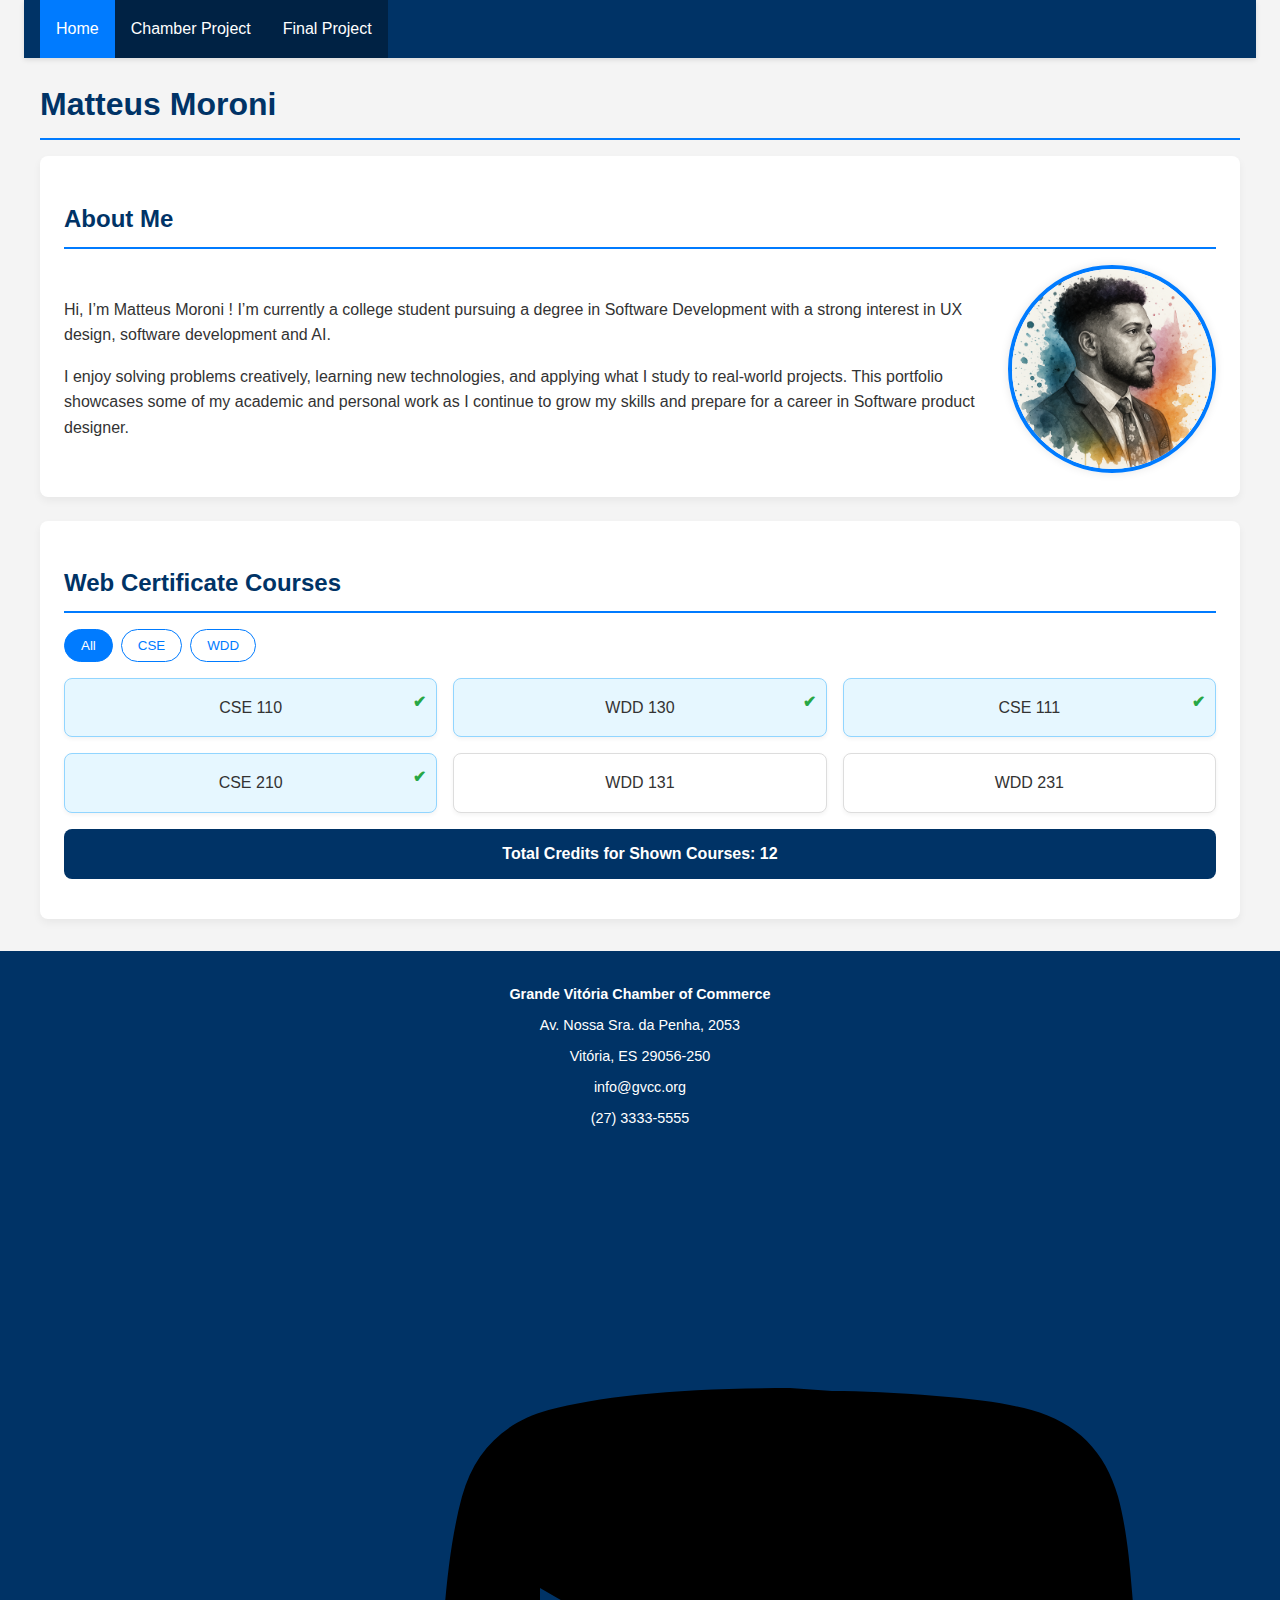
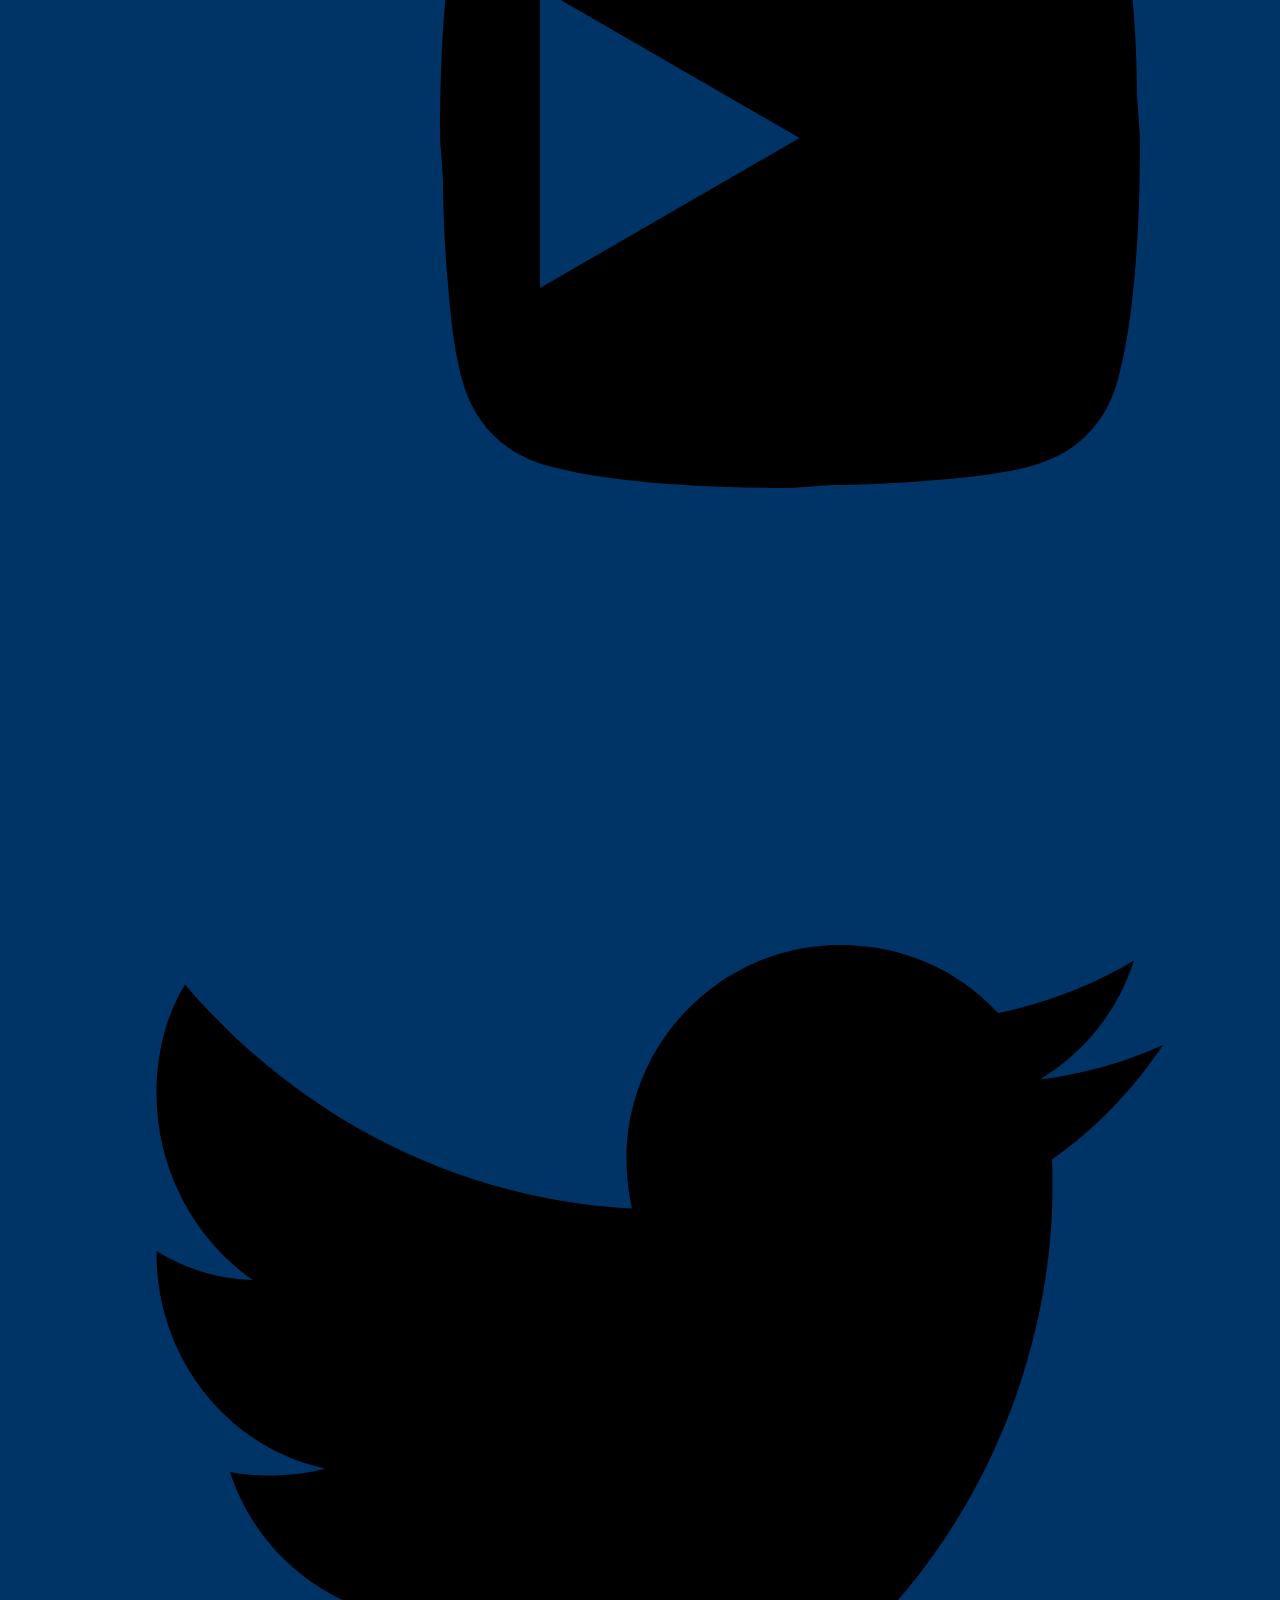
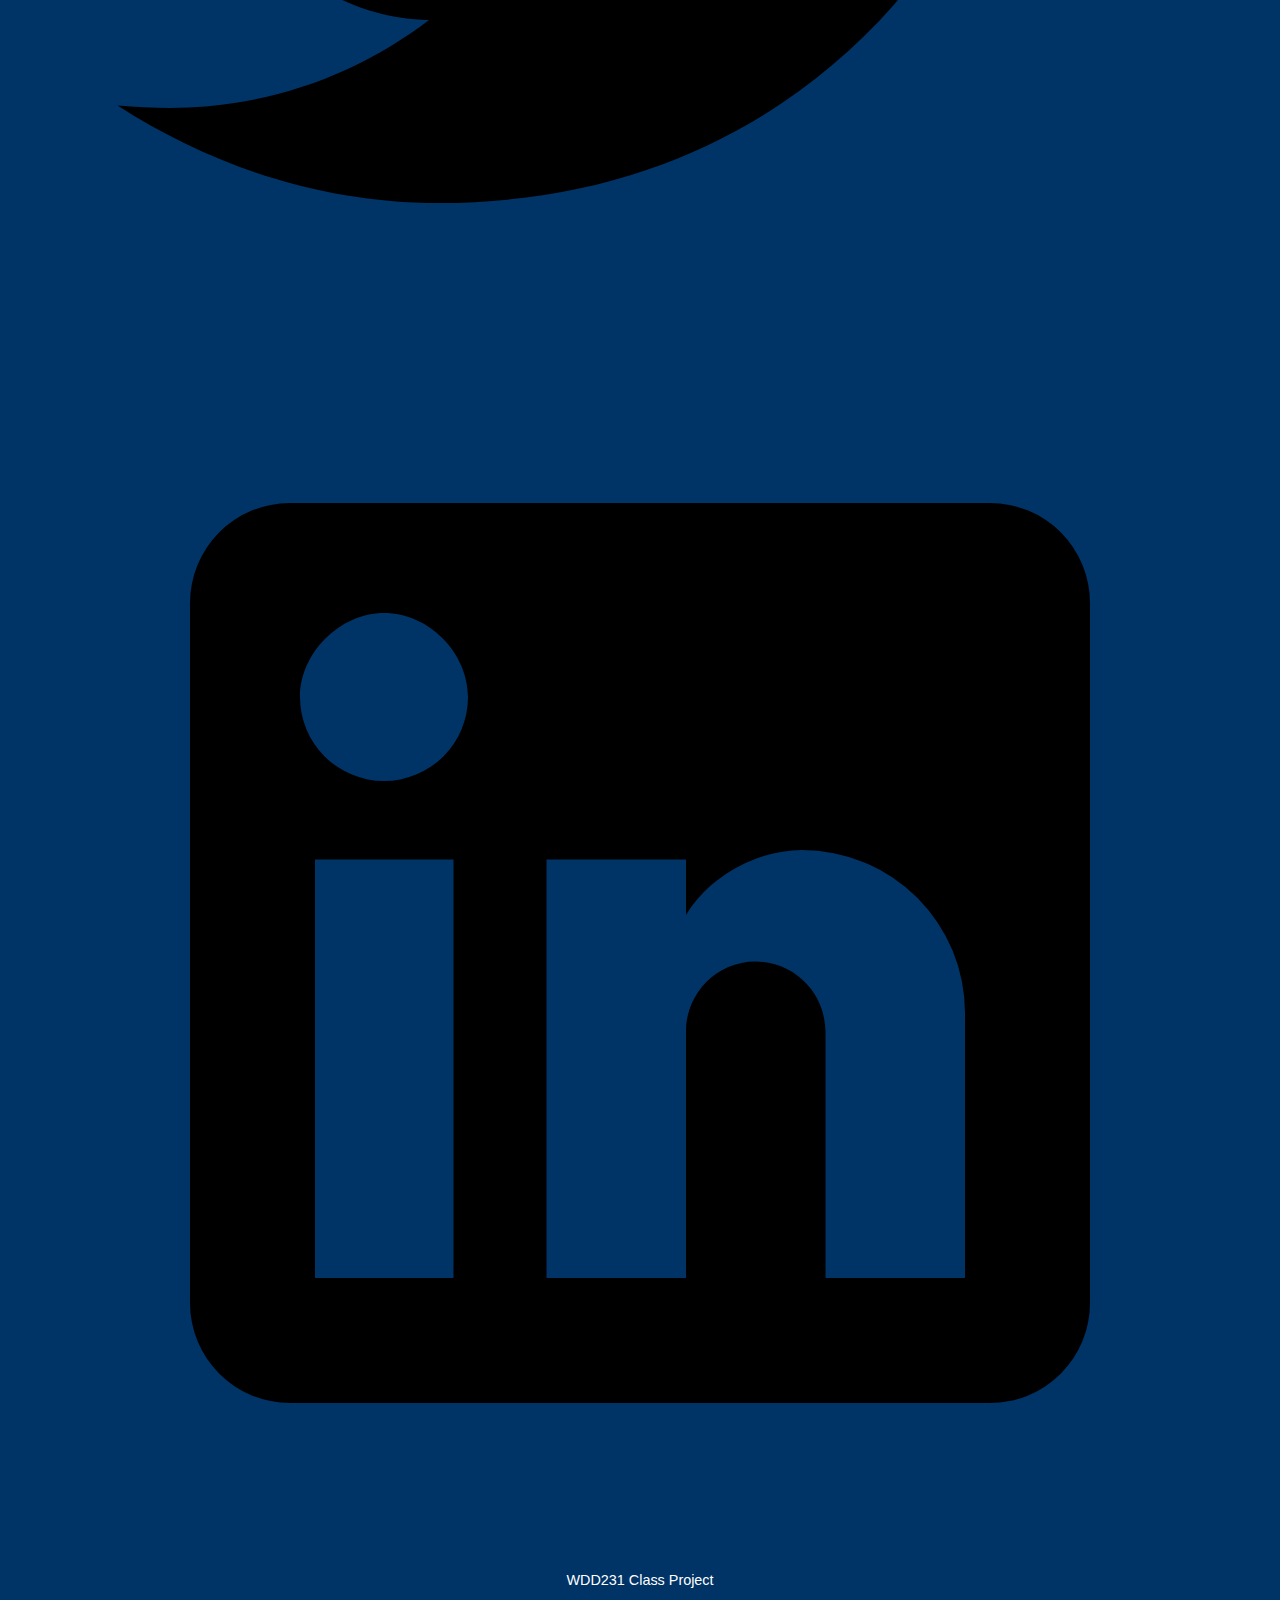
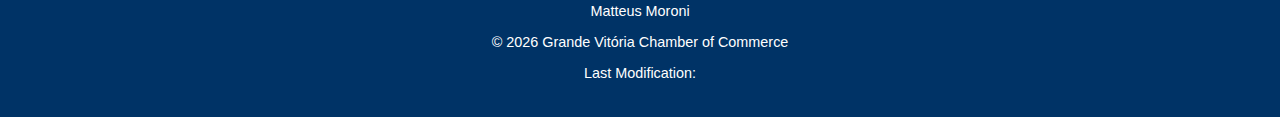
<file: index.html>
<!DOCTYPE html>
<html lang="en">
<head>
    <meta charset="UTF-8">
    <meta name="viewport" content="width=device-width, initial-scale=1.0">
    <meta name="description" content="WDD 231 - Course Home Page for Matteus Moroni ">
    <meta name="author" content="Matteus Moroni">
    <title>WDD 231 - Course Home Page</title>
    <!-- Google Fonts -->
    <link rel="preconnect" href="https://fonts.googleapis.com">
    <link rel="preconnect" href="https://fonts.gstatic.com" crossorigin>

    <link rel="stylesheet" href="styles/main.css">
 
    <script src="scripts/main.js" defer></script>
</head>
<body>

    <header class="container">

        <nav>
            <ul id="nav-links">
                <li><a href="index.html" class="active">Home</a></li>
                <li><a href="chamber/directory.html">Chamber Project</a></li>
                <li><a href="#">Final Project</a></li>
            </ul>
        </nav>
    </header>



    <main class="container">
        <h1>Matteus Moroni</h1>

        <section id="about-me" class="card">
            <h2>About Me</h2>
            <div class="card-content">
                <div class="about-text">
                     <p>Hi, I’m Matteus Moroni ! I’m currently a college student pursuing a degree in Software Development with a strong interest in UX design, software development and AI.</p>
                     <p>I enjoy solving problems creatively, learning new technologies, and applying what I study to real-world projects. This portfolio showcases some of my academic and personal work as I continue to grow my skills and prepare for a career in Software product designer.</p>
                </div>
                <img src="images/matteus_moroni_photo.png" alt="A photo of the student" class="student-photo">
            </div>
        </section>

        <section id="courses" class="card">
            <h2>Web Certificate Courses</h2>
            <div class="filter-buttons">
                <button id="filter-all" class="active">All</button>
                <button id="filter-cse">CSE</button>
                <button id="filter-wdd">WDD</button>
            </div>
            <div id="course-grid">
            </div>
            <p id="credit-total"></p>
        </section>

    </main>

   <footer>
        <div class="container footer-content">
            <div class="footer-contact">
                <p><strong>Grande Vitória Chamber of Commerce</strong></p>
                <p>Av. Nossa Sra. da Penha, 2053</p>
                <p>Vitória, ES 29056-250</p>
                <p>info@gvcc.org</p>
                <p>(27) 3333-5555</p>
            </div>
            <div class="footer-social">
                <a href="#" class="social-icon" aria-label="YouTube">
                    <svg viewBox="0 0 24 24"><path d="M10,15L15.19,12L10,9V15M21.56,7.17C21.69,7.64 21.78,8.27 21.84,9.07C21.91,9.87 21.94,10.56 21.94,11.16L22,12C22,14.19 21.84,15.8 21.56,16.83C21.31,17.73 20.73,18.31 19.83,18.56C19.36,18.69 18.73,18.78 17.93,18.84C17.13,18.91 16.44,18.94 15.84,18.94L15,19C12.81,19 11.2,18.84 10.17,18.56C9.27,18.31 8.69,17.73 8.44,16.83C8.31,16.36 8.22,15.73 8.16,14.93C8.09,14.13 8.06,13.44 8.06,12.84L8,12C8,9.81 8.16,8.2 8.44,7.17C8.69,6.27 9.27,5.69 10.17,5.44C11.2,5.16 12.81,5 15,5L15.84,5.06C16.44,5.06 17.13,5.09 17.93,5.16C18.73,5.22 19.36,5.31 19.83,5.44C20.73,5.69 21.31,6.27 21.56,7.17Z" /></svg>
                </a>
                <a href="#" class="social-icon" aria-label="Twitter">
                    <svg viewBox="0 0 24 24"><path d="M22.46,6C21.69,6.35 20.86,6.58 20,6.69C20.88,6.16 21.56,5.32 21.88,4.31C21.05,4.81 20.13,5.16 19.16,5.36C18.37,4.5 17.26,4 16,4C13.65,4 11.73,5.92 11.73,8.29C11.73,8.63 11.77,8.96 11.84,9.27C8.28,9.09 5.11,7.38 2.9,4.79C2.53,5.39 2.33,6.15 2.33,6.97C2.33,8.53 3.11,9.89 4.25,10.7C3.54,10.68 2.89,10.47 2.33,10.12V10.17C2.33,12.28 3.78,14.06 5.7,14.47C5.35,14.57 4.97,14.61 4.57,14.61C4.31,14.61 4.05,14.59 3.8,14.54C4.34,16.22 5.91,17.47 7.78,17.5C6.34,18.6 4.54,19.26 2.6,19.26C2.25,19.26 1.9,19.24 1.55,19.21C3.43,20.42 5.62,21.16 7.97,21.16C16,21.16 20.25,14.57 20.25,8.84C20.25,8.66 20.25,8.47 20.24,8.29C21.1,7.69 21.86,6.9 22.46,6Z" /></svg>
                </a>
                <a href="#" class="social-icon" aria-label="LinkedIn">
                    <svg viewBox="0 0 24 24"><path d="M19,3A2,2 0 0,1 21,5V19A2,2 0 0,1 19,21H5A2,2 0 0,1 3,19V5A2,2 0 0,1 5,3H19M18.5,18.5V13.2A3.26,3.26 0 0,0 15.24,9.94C14.39,9.94 13.4,10.43 12.92,11.24V10.13H10.13V18.5H12.92V13.57C12.92,12.8 13.54,12.17 14.31,12.17C15.08,12.17 15.71,12.8 15.71,13.57V18.5H18.5M6.88,8.56A1.68,1.68 0 0,0 8.56,6.88C8.56,6 7.78,5.2 6.88,5.2C6,5.2 5.2,6 5.2,6.88A1.68,1.68 0 0,0 6.88,8.56M8.27,18.5V10.13H5.5V18.5H8.27Z" /></svg>
                </a>
            </div>
            <div class="footer-info">
                <p>WDD231 Class Project</p>
                <p>Matteus Moroni</p>
                <p>&copy; <span id="current-year"></span> Grande Vitória Chamber of Commerce</p>
                <p>Last Modification: <span id="last-modified"></span></p>
            </div>
        </div>
    </footer>
    
</body>
</html>
</file>
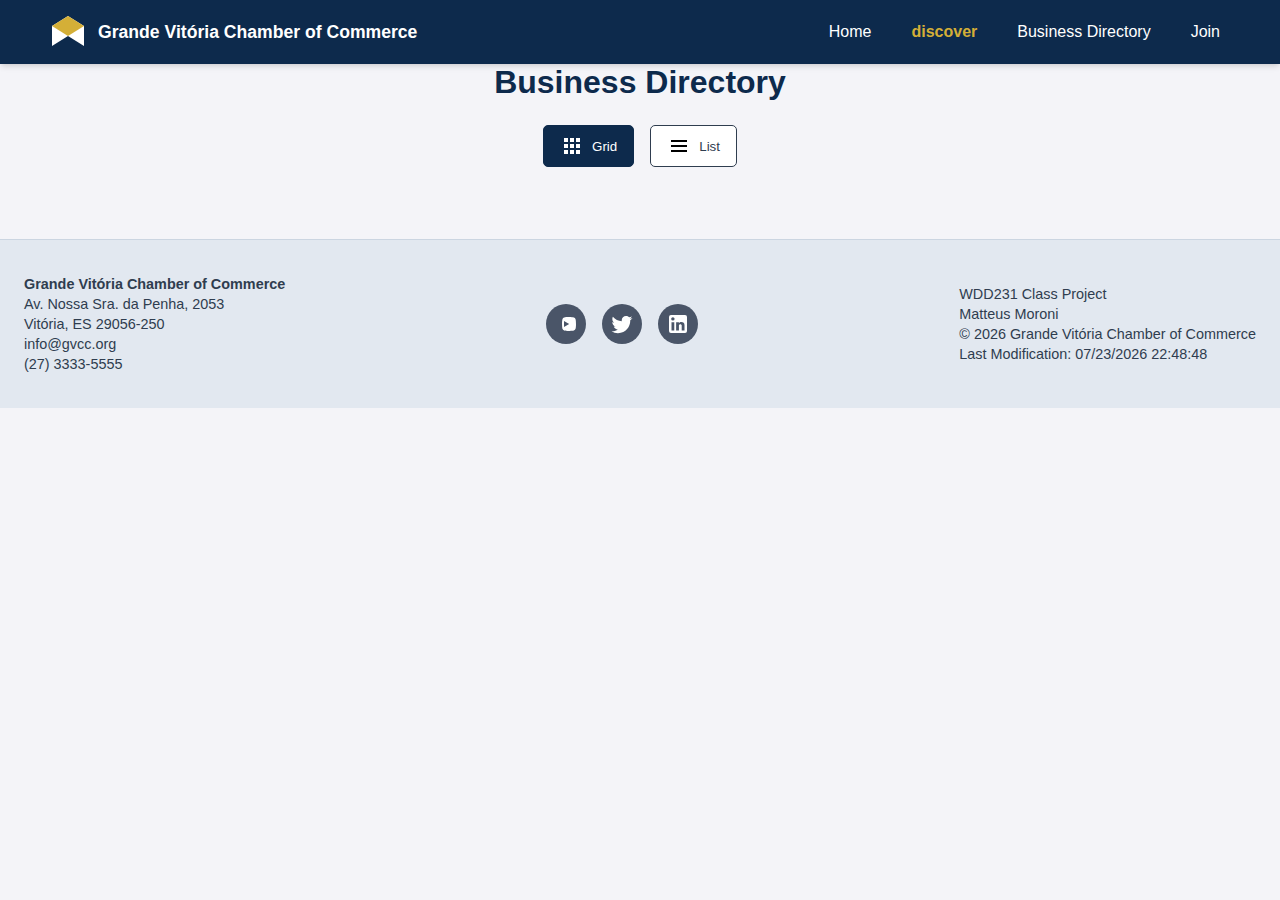
<file: chamber/directory.html>
<!DOCTYPE html>
<html lang="en">
    <head>
        <meta charset="UTF-8">
        <meta name="viewport" content="width=device-width, initial-scale=1.0">
        <meta name="description" content="Chamber of Commerce in vitória - Find local businesses and services in our directory. ">
        <meta name="author" content="Matteus Moroni">
        <title>WDD 231 - Chamber of Commerce in vitória Directory</title>
        <link rel="icon" type="image/x-icon" href="images/favicon.png">

        <!--FaceBook social media meta setting-->
        <meta property="og:title" content="WDD 231 - Chamber Directory Page">
        <meta property="og:description" content=" Chamber of Commerce in vitória - Find local businesses and services in our directory.">
        <meta property="og:image" content="images/matteus_moroni_photo.png">
        <meta property="og:type" content="website">
        <meta property="og:url" content="https://matteusmoroni.github.io/wdd231/chamber/directory.html">


        <!-- Google Fonts -->
        <link rel="preconnect" href="https://fonts.googleapis.com">
        <link rel="preconnect" href="https://fonts.gstatic.com" crossorigin>

        <link rel="stylesheet" href="styles/main.css">
        <link rel="stylesheet" href="styles/directory.css">
    
  
        <script src="scripts/main.js" defer></script>
        <script src="scripts/directory.js" type="module" defer></script>
    </head>

    <body>
        <header>
            <!-- Navbar -->
            <nav>
                <div class="nav-content">
                    <!-- Logo -->
                    <a href="#" class="logo">
                        <svg viewBox="0 0 100 100" xmlns="http://www.w3.org/2000/svg" fill-rule="evenodd" clip-rule="evenodd" stroke-linejoin="round" stroke-miterlimit="2">
                        <path d="M50 10 L90 35 V 85 L50 60 L10 85 V 35 Z" fill="#FFFFFF"/>
                        <path d="M50 10 L90 35 L50 60 L10 35 Z" fill="#D4AF37"/>
                        </svg>
                        <span class="logo-text">Grande Vitória Chamber of Commerce</span>
                    </a>

                    <!-- Hamburger Button -->
                    <div class="mobile-menu-button-container">
                        <button id="menu-btn" type="button" class="mobile-menu-button">
                            <svg fill="none" viewBox="0 0 24 24" stroke="currentColor">
                                <path stroke-linecap="round" stroke-linejoin="round" stroke-width="2" d="M4 6h16M4 12h16m-7 6h7" />
                            </svg>
                        </button>
                    </div>

                    
                    <ul id="main-menu" class="main-menu">
                        <li><a href="index.html">Home</a></li>
                        <li><a href="discover.html" class="active">discover</a></li>
                        <li><a href="directory.html">Business Directory</a></li>
                        <li><a href="join.html">Join</a></li>
                    </ul>
                </div>
            </nav>
        </header>

        <main class="container">
            <h1>Business Directory</h1>
            
            <div class="view-controls">
                <button id="grid-btn" class="active">
                    <svg xmlns="http://www.w3.org/2000/svg" width="24" height="24" viewBox="0 0 24 24"><path d="M4 4h4v4H4zm6 0h4v4h-4zm6 0h4v4h-4zM4 10h4v4H4zm6 0h4v4h-4zm6 0h4v4h-4zM4 16h4v4H4zm6 0h4v4h-4zm6 0h4v4h-4z"/></svg>
                    Grid
                </button>
                <button id="list-btn">
                    <svg xmlns="http://www.w3.org/2000/svg" width="24" height="24" viewBox="0 0 24 24"><path d="M4 6h16v2H4zm0 5h16v2H4zm0 5h16v2H4z"/></svg>
                    List
                </button>
            </div>
            
            <div id="members-container" class="grid-view">
            </div>
        </main>

        <footer>
            <div class="container footer-content">
                <div class="footer-contact">
                    <p><strong>Grande Vitória Chamber of Commerce</strong></p>
                    <p>Av. Nossa Sra. da Penha, 2053</p>
                    <p>Vitória, ES 29056-250</p>
                    <p>info@gvcc.org</p>
                    <p>(27) 3333-5555</p>
                </div>
                <div class="footer-social">
                    <a href="#" class="social-icon" aria-label="YouTube">
                        <svg viewBox="0 0 24 24"><path d="M10,15L15.19,12L10,9V15M21.56,7.17C21.69,7.64 21.78,8.27 21.84,9.07C21.91,9.87 21.94,10.56 21.94,11.16L22,12C22,14.19 21.84,15.8 21.56,16.83C21.31,17.73 20.73,18.31 19.83,18.56C19.36,18.69 18.73,18.78 17.93,18.84C17.13,18.91 16.44,18.94 15.84,18.94L15,19C12.81,19 11.2,18.84 10.17,18.56C9.27,18.31 8.69,17.73 8.44,16.83C8.31,16.36 8.22,15.73 8.16,14.93C8.09,14.13 8.06,13.44 8.06,12.84L8,12C8,9.81 8.16,8.2 8.44,7.17C8.69,6.27 9.27,5.69 10.17,5.44C11.2,5.16 12.81,5 15,5L15.84,5.06C16.44,5.06 17.13,5.09 17.93,5.16C18.73,5.22 19.36,5.31 19.83,5.44C20.73,5.69 21.31,6.27 21.56,7.17Z" /></svg>
                    </a>
                    <a href="#" class="social-icon" aria-label="Twitter">
                        <svg viewBox="0 0 24 24"><path d="M22.46,6C21.69,6.35 20.86,6.58 20,6.69C20.88,6.16 21.56,5.32 21.88,4.31C21.05,4.81 20.13,5.16 19.16,5.36C18.37,4.5 17.26,4 16,4C13.65,4 11.73,5.92 11.73,8.29C11.73,8.63 11.77,8.96 11.84,9.27C8.28,9.09 5.11,7.38 2.9,4.79C2.53,5.39 2.33,6.15 2.33,6.97C2.33,8.53 3.11,9.89 4.25,10.7C3.54,10.68 2.89,10.47 2.33,10.12V10.17C2.33,12.28 3.78,14.06 5.7,14.47C5.35,14.57 4.97,14.61 4.57,14.61C4.31,14.61 4.05,14.59 3.8,14.54C4.34,16.22 5.91,17.47 7.78,17.5C6.34,18.6 4.54,19.26 2.6,19.26C2.25,19.26 1.9,19.24 1.55,19.21C3.43,20.42 5.62,21.16 7.97,21.16C16,21.16 20.25,14.57 20.25,8.84C20.25,8.66 20.25,8.47 20.24,8.29C21.1,7.69 21.86,6.9 22.46,6Z" /></svg>
                    </a>
                    <a href="#" class="social-icon" aria-label="LinkedIn">
                        <svg viewBox="0 0 24 24"><path d="M19,3A2,2 0 0,1 21,5V19A2,2 0 0,1 19,21H5A2,2 0 0,1 3,19V5A2,2 0 0,1 5,3H19M18.5,18.5V13.2A3.26,3.26 0 0,0 15.24,9.94C14.39,9.94 13.4,10.43 12.92,11.24V10.13H10.13V18.5H12.92V13.57C12.92,12.8 13.54,12.17 14.31,12.17C15.08,12.17 15.71,12.8 15.71,13.57V18.5H18.5M6.88,8.56A1.68,1.68 0 0,0 8.56,6.88C8.56,6 7.78,5.2 6.88,5.2C6,5.2 5.2,6 5.2,6.88A1.68,1.68 0 0,0 6.88,8.56M8.27,18.5V10.13H5.5V18.5H8.27Z" /></svg>
                    </a>
                </div>
                <div class="footer-info">
                    <p>WDD231 Class Project</p>
                    <p>Matteus Moroni</p>
                    <p>&copy; <span id="current-year"></span> Grande Vitória Chamber of Commerce</p>
                    <p>Last Modification: <span id="last-modified"></span></p>
                </div>
            </div>
        </footer>


    </body>
</html>
</file>
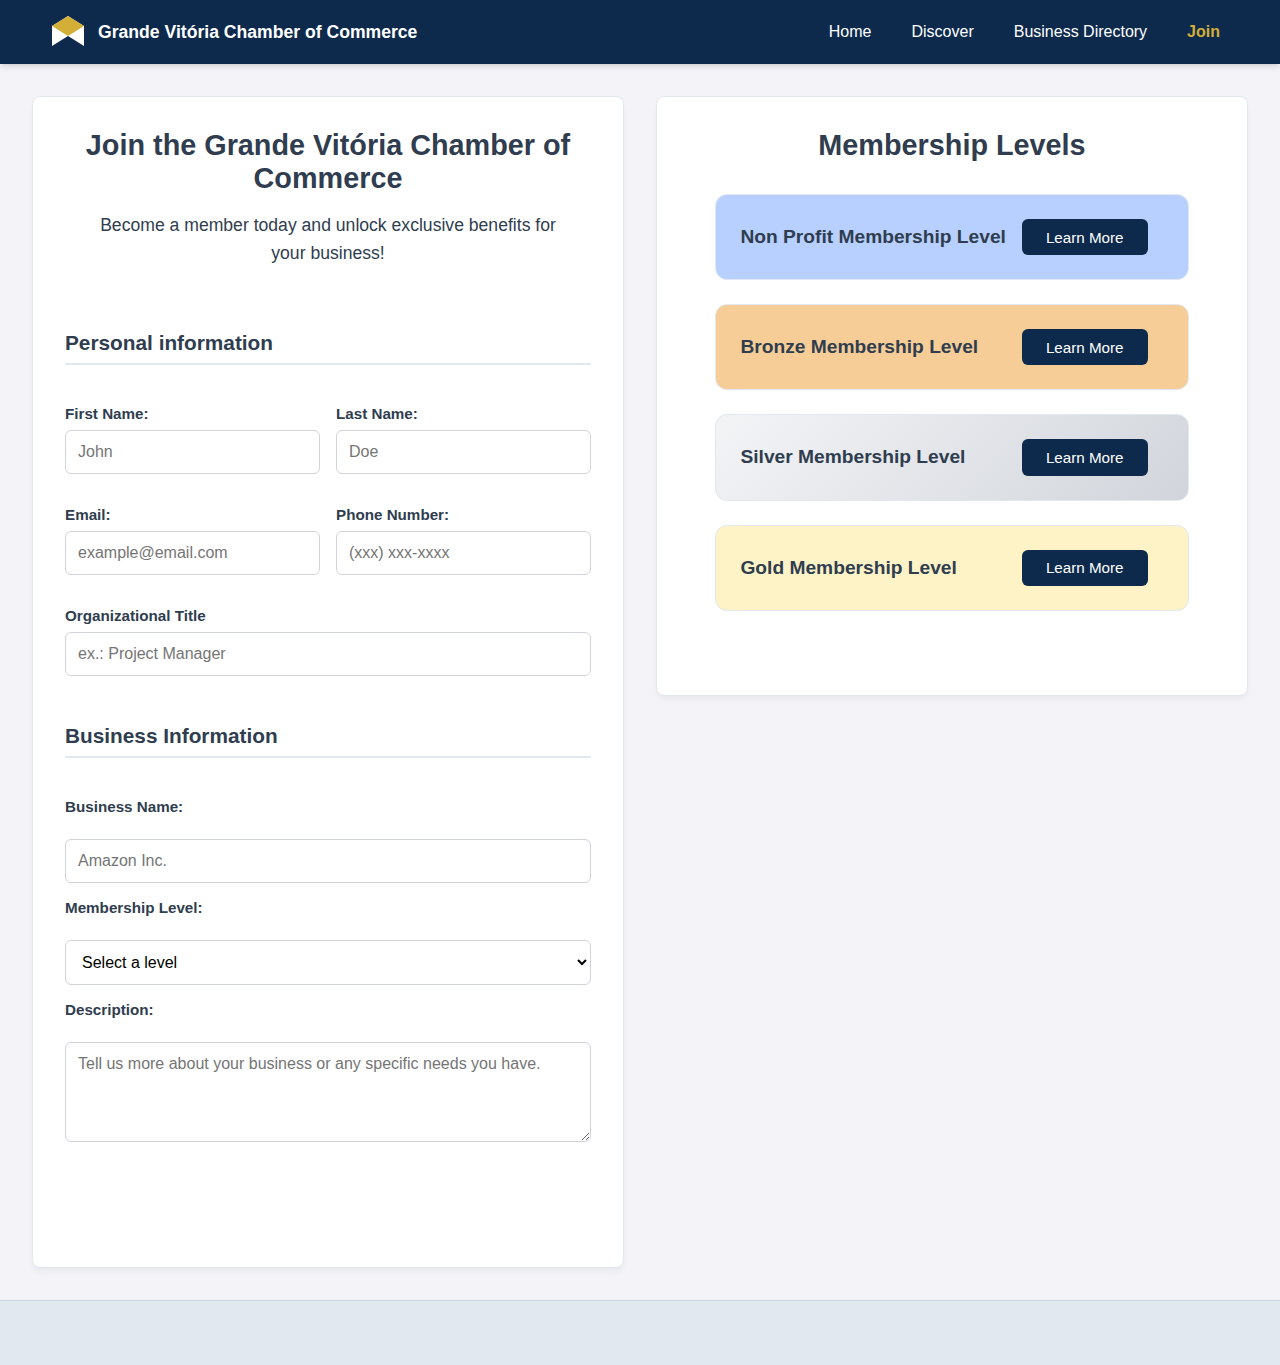
<file: chamber/join.html>
<!DOCTYPE html>
<html lang="en">
    <head>
        <meta charset="UTF-8">
        <meta name="viewport" content="width=device-width, initial-scale=1.0">
        <meta name="description" content="Chamber of Commerce in vitória - Join us and unlock exclusive benefits for your business!">
        <meta name="author" content="Matteus Moroni">
        <title>WDD 231 - Chamber of Commerce in vitória - Join page</title>
        <link rel="icon" href="images/favicon.png" type="image/x-icon">

        <meta property="og:title" content="Chamber Join Page">
        <meta property="og:description" content=" Chamber of Commerce in vitória - Join us and unlock exclusive benefits for your business!">
        <meta property="og:image" content="images/logo.png">
        <meta property="og:type" content="website">
        <meta property="og:url" content="https://matteusmoroni.github.io/wdd231/chamber/directory.html">


        <link rel="preconnect" href="https://fonts.googleapis.com">
        <link rel="preconnect" href="https://fonts.gstatic.com" crossorigin>

        <link rel="stylesheet" href="styles/main.css">
        <link rel="stylesheet" href="styles/join.css">
    
        <script src="scripts/main.js" defer></script>
        <script src="scripts/join.js" defer></script>
 
    </head>

    <body>
        <header>
            <nav>
                <div class="nav-content">
                    <a href="index.html" class="logo">
                        <svg viewBox="0 0 100 100" xmlns="http://www.w3.org/2000/svg" fill-rule="evenodd" clip-rule="evenodd" stroke-linejoin="round" stroke-miterlimit="2">
                        <path d="M50 10 L90 35 V 85 L50 60 L10 85 V 35 Z" fill="#FFFFFF"/>
                        <path d="M50 10 L90 35 L50 60 L10 35 Z" fill="#D4AF37"/>
                        </svg>
                        <span class="logo-text">Grande Vitória Chamber of Commerce</span>
                    </a>

                    <div class="mobile-menu-button-container">
                        <button id="menu-button" type="button" class="mobile-menu-button">
                            <svg fill="none" viewBox="0 0 24 24" stroke="currentColor">
                                <path stroke-linecap="round" stroke-linejoin="round" stroke-width="2" d="M4 6h16M4 12h16m-7 6h7" />
                            </svg>
                        </button>
                    </div>

                    
                    <ul id="main-menu" class="main-menu">
                        <li><a href="index.html">Home</a></li>
                        <li><a href="discover.html">Discover</a></li>
                        <li><a href="directory.html">Business Directory</a></li>
                        <li><a href="join.html" class="active">Join</a></li>
                    </ul>
                </div>
            </nav>
        </header>

        <main id="join-main">
            <section class="join-form card-container">
                <h1>Join the Grande Vitória Chamber of Commerce</h1>
                    <p>Become a member today and unlock exclusive benefits for your business!</p>
                    
                    <form id="membership-form" action="thankyou.html" method="get">
                        <h3 class="form-title">Personal information</h3>
                        
                        <div class="form-personal-name">
                            <div>
                                <label for="firstName" class="form-label" >First Name:</label>
                                <input class="form-input" name="firstName" placeholder="John" id="firstName" type="text" autocomplete="given-name" required />
                            </div>
                            <div>
                                <label for="lastName" class="form-label">Last Name:</label>
                                <input name="lastName" class="form-input" id="lastName" placeholder="Doe" type="text" autocomplete="family-name" required />
                            </div>
                            
                        </div>
                        
                        <div class="form-personal-contact">
                            <div>
                                <label for="email" class="form-label">Email:</label>
                                <input type="email" class="form-input" id="email" name="email" placeholder="example@email.com" required>
                            </div>
                            <div>
                                <label for="phone-number" class="form-label">Phone Number:</label>
                                <input type="tel" id="phone-number" class="form-input" name="phone-number" placeholder="(xxx) xxx-xxxx" required>
                            </div>
                        </div>
                        <div>
                            <label for="organizational-title" class="form-label">Organizational Title</label>
                            <input type="text" id="organizational-title" class="form-input" placeholder="ex.: Project Manager" name="organizational-title" required>
                        </div>
                        
                        <h3 class="form-title">Business Information</h3>
                        <label for="business-name" class="form-label">Business Name:</label>
                        <input type="text" id="business-name" class="form-input" placeholder="Amazon Inc." name="business-name" required>


                        <label for="membership-level" class="form-label">Membership Level:</label>
                        <select id="membership-level" class="form-input" name="membership-level" required>
                            <option value="">Select a level</option>
                            <option value="non-profit">Non Profit</option>
                            <option value="bronze">Bronze</option>
                            <option value="silver">Silver</option>
                            <option value="gold">Gold</option>
                        </select>

                        <label for="additional-info" class="form-label">Description:</label>
                        <textarea id="additional-info" name="additional-info" rows="4" placeholder="Tell us more about your business or any specific needs you have."></textarea>
                        
                        <input type="hidden" id="timestamp" name="timestamp">

                        <button type="submit">Submit Application</button>
                    </form>

            </section>

            <section class="info-section card-container">
                <h2>Membership Levels</h2>
                <div class="membership-levels-container">
                    
                    <div class="membership-level">
                        <div class="membership-card">
                            <div class="membership-card-content">
                                <h4>Non Profit Membership Level</h4>
                            </div>
                            <button id="openDialogBtn-1" class="dialog-open-btn">Learn More</button>
                        </div>
                        <dialog id="infoDialog-1"></dialog>
                    </div>

                    <div class="membership-level">
                        <div class="membership-card">
                            <div class="membership-card-content">
                               <h4>Bronze Membership Level</h4>
                            </div>
                            <button id="openDialogBtn-2">Learn More</button>
                        </div>
                        <dialog id="infoDialog-2"></dialog>
                    </div>

                    <div class="membership-level">
                        <div class="membership-card">
                            <div class="membership-card-content">
                                <h4>Silver Membership Level</h4>
                            </div>
                            <button id="openDialogBtn-3">Learn More</button>
                        </div>
                        <dialog id="infoDialog-3"></dialog>
                    </div>

                    <div class="membership-level">
                        <div class="membership-card">
                            <div class="membership-card-content">
                                <h4>Gold Membership Level</h4>
                            </div>
                            <button id="openDialogBtn-4">Learn More</button>
                        </div>
                        <dialog id="infoDialog-4"></dialog>
                    </div>

                </div>
            </section>
        </main>

        <footer>
            </footer>
    </body>
</html>
</file>
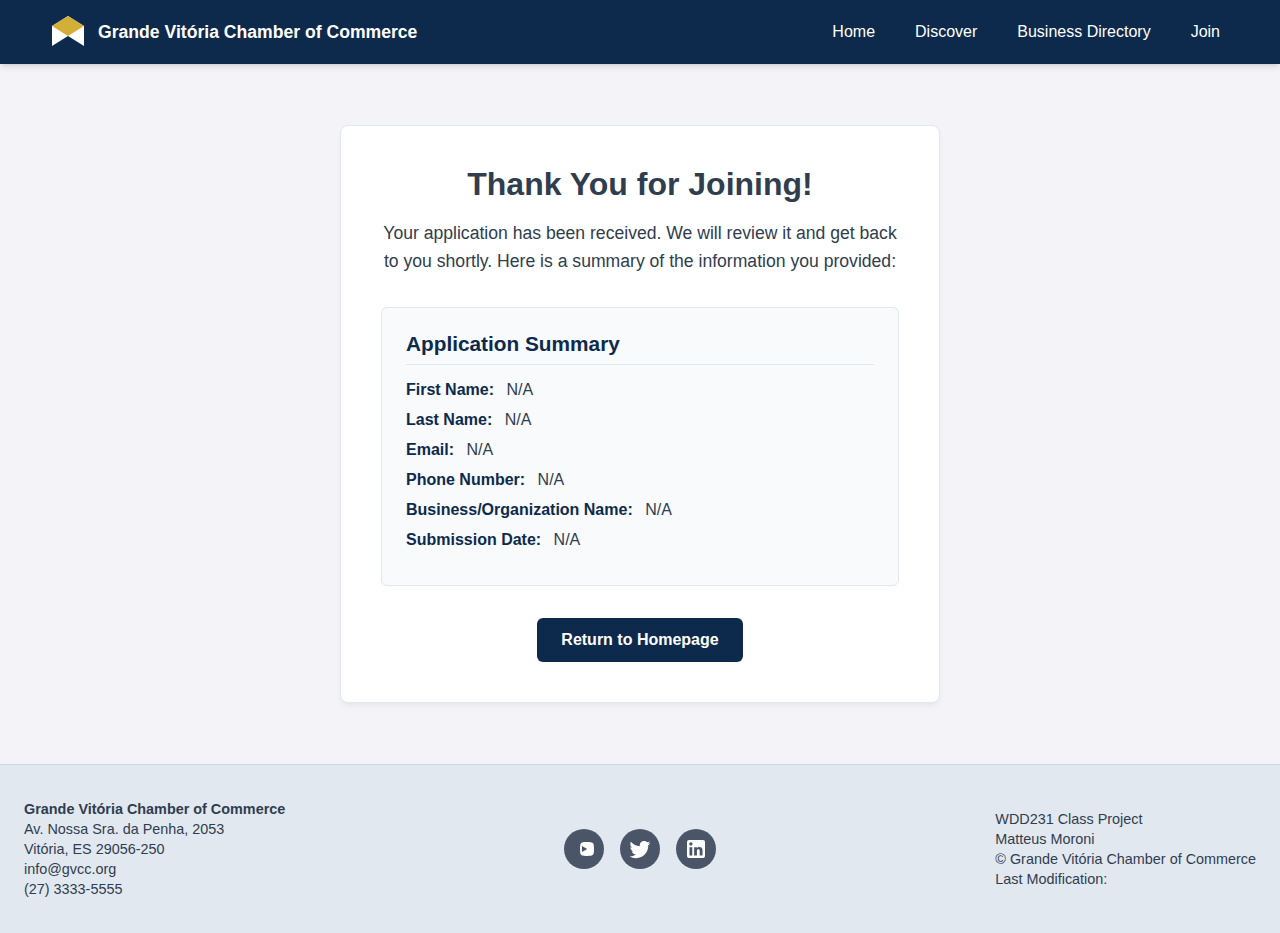
<file: chamber/thankyou.html>
<!DOCTYPE html>
<html lang="en">
    <head>
        <meta charset="UTF-8">
        <meta name="viewport" content="width=device-width, initial-scale=1.0">
        <meta name="description" content="Chamber of Commerce in vitória - Thank you for joining!">
        <meta name="author" content="Matteus Moroni">
        <title>WDD 231 - Chamber of Commerce - Thank You</title>
        <link rel="icon" href="images/favicon.png" type="image/x-icon">

        <meta property="og:title" content="Chamber Join Page - Thank You">
        <meta property="og:description" content="Thank you for joining the Grande Vitória Chamber of Commerce!">
        <meta property="og:image" content="images/logo.png">
        <meta property="og:type" content="website">
        <meta property="og:url" content="https://matteusmoroni.github.io/wdd231/chamber/thankyou.html">


        <link rel="preconnect" href="https://fonts.googleapis.com">
        <link rel="preconnect" href="https://fonts.gstatic.com" crossorigin>

        <link rel="stylesheet" href="styles/main.css">
        <link rel="stylesheet" href="styles/thankyou.css">
    
        <script src="scripts/main.js" defer></script>
        <script src="scripts/thankyou.js" defer></script>
 
    </head>

    <body>
        <header>
            <nav>
                <div class="nav-content">
                    <a href="index.html" class="logo">
                        <svg viewBox="0 0 100 100" xmlns="http://www.w3.org/2000/svg" fill-rule="evenodd" clip-rule="evenodd" stroke-linejoin="round" stroke-miterlimit="2">
                        <path d="M50 10 L90 35 V 85 L50 60 L10 85 V 35 Z" fill="#FFFFFF"/>
                        <path d="M50 10 L90 35 L50 60 L10 35 Z" fill="#D4AF37"/>
                        </svg>
                        <span class="logo-text">Grande Vitória Chamber of Commerce</span>
                    </a>

                    <div class="mobile-menu-button-container">
                        <button id="menu-button" type="button" class="mobile-menu-button">
                            <svg fill="none" viewBox="0 0 24 24" stroke="currentColor">
                                <path stroke-linecap="round" stroke-linejoin="round" stroke-width="2" d="M4 6h16M4 12h16m-7 6h7" />
                            </svg>
                        </button>
                    </div>

                    
                    <ul id="main-menu" class="main-menu">
                        <li><a href="index.html">Home</a></li>
                        <li><a href="discover.html">Discover</a></li>
                        <li><a href="directory.html">Business Directory</a></li>
                        <li><a href="join.html">Join</a></li>
                    </ul>
                </div>
            </nav>
        </header>

        <main id="thankyou-main">
            <section class="thank-you-card">
                <h1>Thank You for Joining!</h1>
                <p>Your application has been received. We will review it and get back to you shortly. Here is a summary of the information you provided:</p>
                
                <div class="summary">
                    <h2>Application Summary</h2>
                    <ul>
                        <li><strong>First Name:</strong> <span id="summary-firstName"></span></li>
                        <li><strong>Last Name:</strong> <span id="summary-lastName"></span></li>
                        <li><strong>Email:</strong> <span id="summary-email"></span></li>
                        <li><strong>Phone Number:</strong> <span id="summary-phone"></span></li>
                        <li><strong>Business/Organization Name:</strong> <span id="summary-businessName"></span></li>
                        <li><strong>Submission Date:</strong> <span id="summary-timestamp"></span></li>
                    </ul>
                </div>
                <a href="index.html" class="back-home-btn">Return to Homepage</a>
            </section>
        </main>

        <footer>
            <div class="container footer-content">
                <div class="footer-contact">
                    <p><strong>Grande Vitória Chamber of Commerce</strong></p>
                    <p>Av. Nossa Sra. da Penha, 2053</p>
                    <p>Vitória, ES 29056-250</p>
                    <p>info@gvcc.org</p>
                    <p>(27) 3333-5555</p>
                </div>
                <div class="footer-social">
                    <a href="#" class="social-icon" aria-label="YouTube">
                        <svg viewBox="0 0 24 24"><path d="M10,15L15.19,12L10,9V15M21.56,7.17C21.69,7.64 21.78,8.27 21.84,9.07C21.91,9.87 21.94,10.56 21.94,11.16L22,12C22,14.19 21.84,15.8 21.56,16.83C21.31,17.73 20.73,18.31 19.83,18.56C19.36,18.69 18.73,18.78 17.93,18.84C17.13,18.91 16.44,18.94 15.84,18.94L15,19C12.81,19 11.2,18.84 10.17,18.56C9.27,18.31 8.69,17.73 8.44,16.83C8.31,16.36 8.22,15.73 8.16,14.93C8.09,14.13 8.06,13.44 8.06,12.84L8,12C8,9.81 8.16,8.2 8.44,7.17C8.69,6.27 9.27,5.69 10.17,5.44C11.2,5.16 12.81,5 15,5L15.84,5.06C16.44,5.06 17.13,5.09 17.93,5.16C18.73,5.22 19.36,5.31 19.83,5.44C20.73,5.69 21.31,6.27 21.56,7.17Z" /></svg>
                    </a>
                    <a href="#" class="social-icon" aria-label="Twitter">
                        <svg viewBox="0 0 24 24"><path d="M22.46,6C21.69,6.35 20.86,6.58 20,6.69C20.88,6.16 21.56,5.32 21.88,4.31C21.05,4.81 20.13,5.16 19.16,5.36C18.37,4.5 17.26,4 16,4C13.65,4 11.73,5.92 11.73,8.29C11.73,8.63 11.77,8.96 11.84,9.27C8.28,9.09 5.11,7.38 2.9,4.79C2.53,5.39 2.33,6.15 2.33,6.97C2.33,8.53 3.11,9.89 4.25,10.7C3.54,10.68 2.89,10.47 2.33,10.12V10.17C2.33,12.28 3.78,14.06 5.7,14.47C5.35,14.57 4.97,14.61 4.57,14.61C4.31,14.61 4.05,14.59 3.8,14.54C4.34,16.22 5.91,17.47 7.78,17.5C6.34,18.6 4.54,19.26 2.6,19.26C2.25,19.26 1.9,19.24 1.55,19.21C3.43,20.42 5.62,21.16 7.97,21.16C16,21.16 20.25,14.57 20.25,8.84C20.25,8.66 20.25,8.47 20.24,8.29C21.1,7.69 21.86,6.9 22.46,6Z" /></svg>
                    </a>
                    <a href="#" class="social-icon" aria-label="LinkedIn">
                        <svg viewBox="0 0 24 24"><path d="M19,3A2,2 0 0,1 21,5V19A2,2 0 0,1 19,21H5A2,2 0 0,1 3,19V5A2,2 0 0,1 5,3H19M18.5,18.5V13.2A3.26,3.26 0 0,0 15.24,9.94C14.39,9.94 13.4,10.43 12.92,11.24V10.13H10.13V18.5H12.92V13.57C12.92,12.8 13.54,12.17 14.31,12.17C15.08,12.17 15.71,12.8 15.71,13.57V18.5H18.5M6.88,8.56A1.68,1.68 0 0,0 8.56,6.88C8.56,6 7.78,5.2 6.88,5.2C6,5.2 5.2,6 5.2,6.88A1.68,1.68 0 0,0 6.88,8.56M8.27,18.5V10.13H5.5V18.5H8.27Z" /></svg>
                    </a>
                </div>
                <div class="footer-info">
                    <p>WDD231 Class Project</p>
                    <p>Matteus Moroni</p>
                    <p>&copy; <span id="current-year"></span> Grande Vitória Chamber of Commerce</p>
                    <p>Last Modification: <span id="last-modified"></span></p>
                </div>
            </div>
        </footer>


    </body>
</html>
</file>
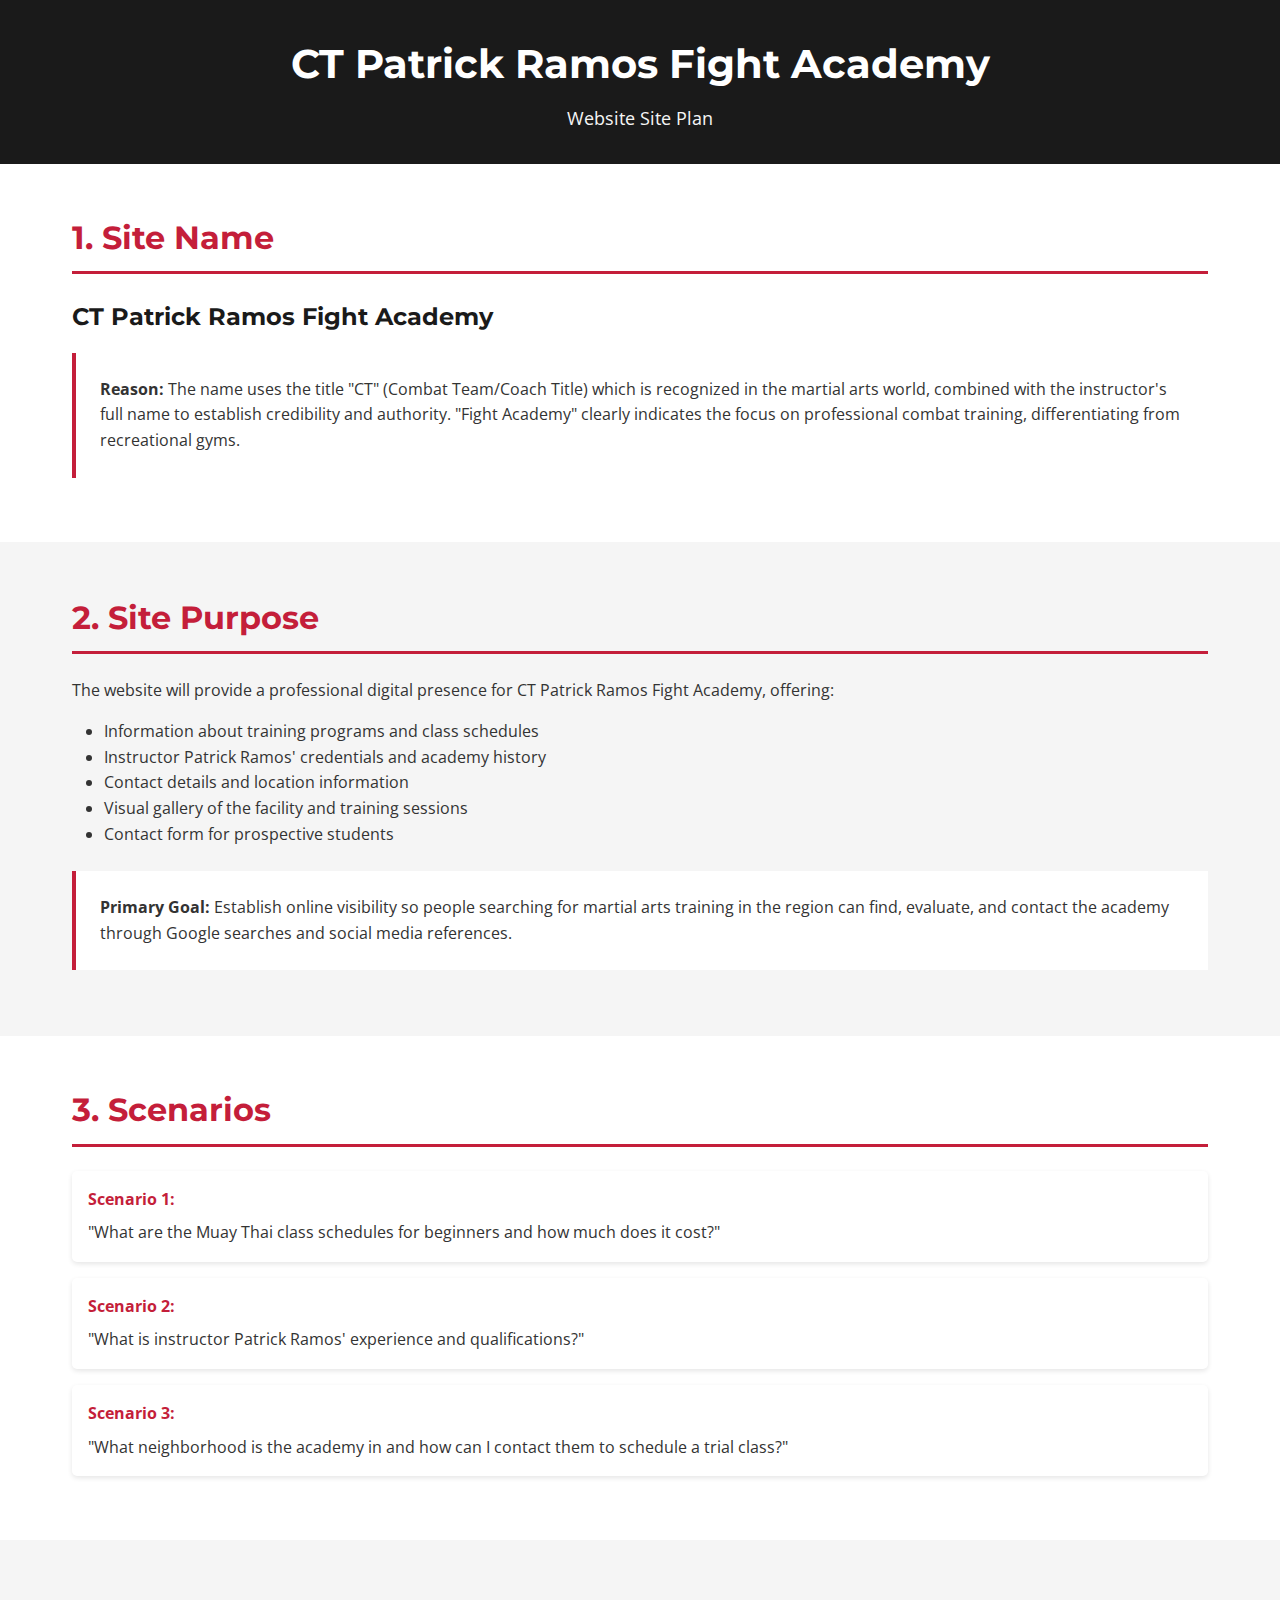
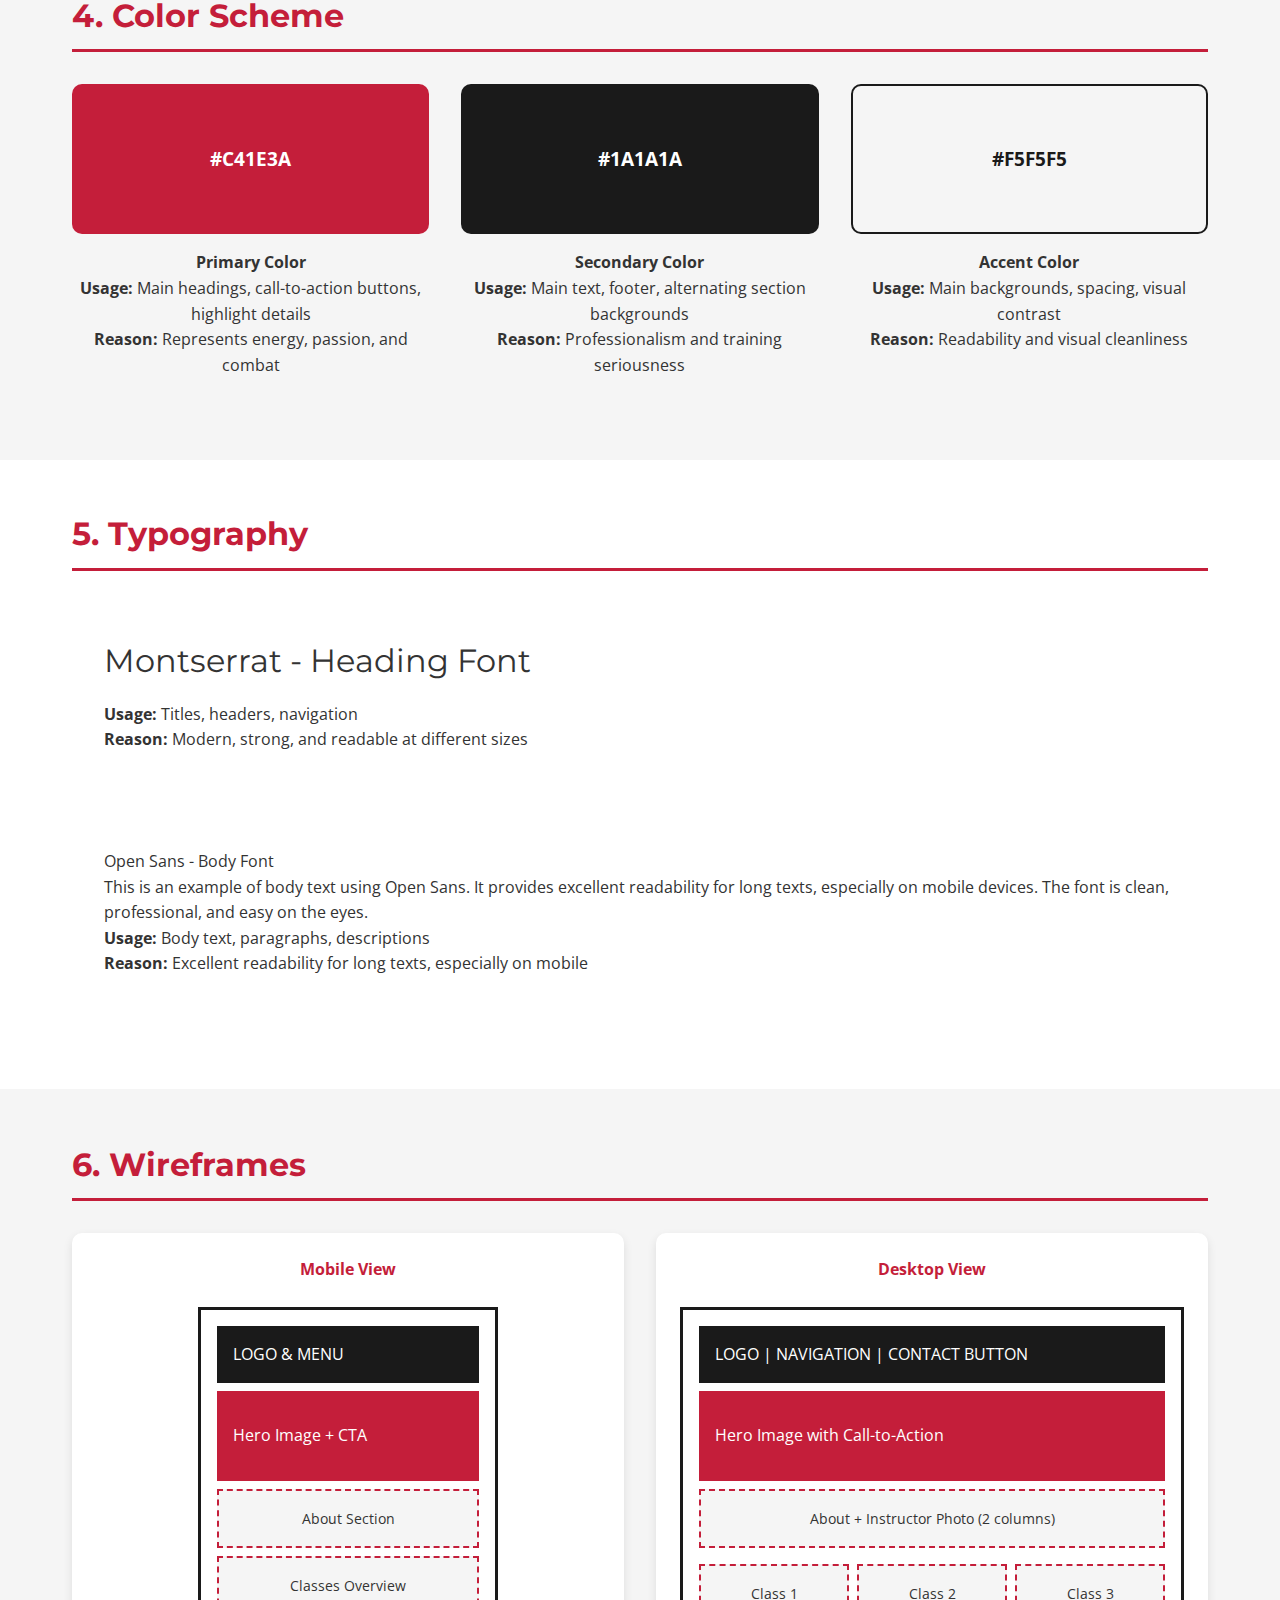
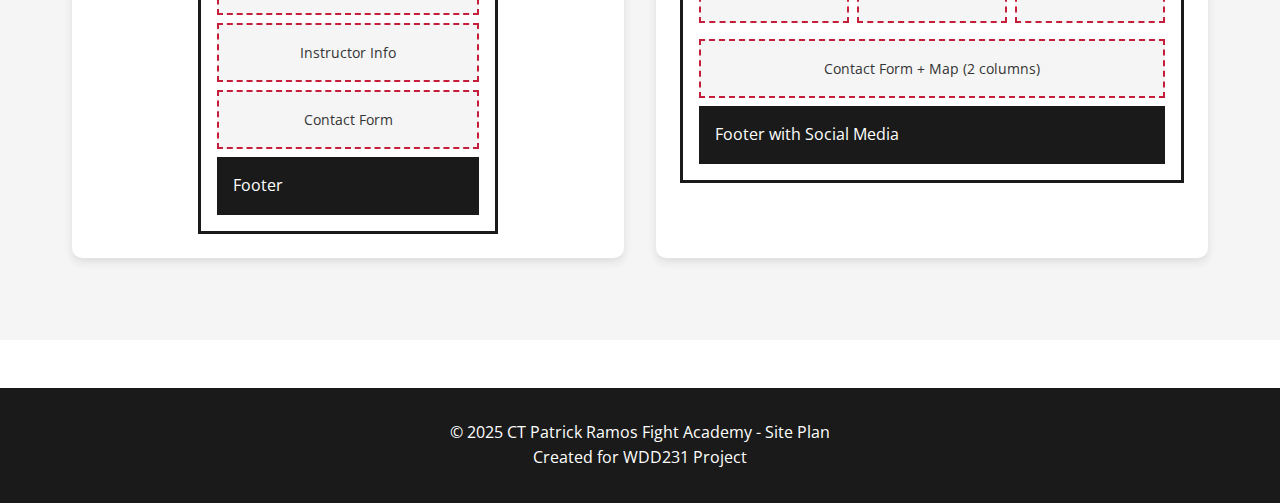
<file: ct_patrick_ramos/site_plan.html>
<!DOCTYPE html>
<html lang="en">
<head>
    <meta charset="UTF-8">
    <meta name="viewport" content="width=device-width, initial-scale=1.0">
    <title>CT Patrick Ramos Fight Academy - Site Plan</title>
    <link rel="preconnect" href="https://fonts.googleapis.com">
    <link rel="preconnect" href="https://fonts.gstatic.com" crossorigin>
    <link href="https://fonts.googleapis.com/css2?family=Montserrat:wght@400;600;700&family=Open+Sans:wght@400;600&display=swap" rel="stylesheet">
    <link rel="stylesheet" href="styles/site_plan.css">

</head>
<body>
    <header>
        <div class="container">
            <h1>CT Patrick Ramos Fight Academy</h1>
            <p>Website Site Plan</p>
        </div>
    </header>

    <main>
        <!-- 1. Site Name -->
        <section id="site-name">
            <div class="container">
                <h2>1. Site Name</h2>
                <h3>CT Patrick Ramos Fight Academy</h3>
                <div class="reason">
                    <strong>Reason:</strong> The name uses the title "CT" (Combat Team/Coach Title) which is recognized in the martial arts world, combined with the instructor's full name to establish credibility and authority. "Fight Academy" clearly indicates the focus on professional combat training, differentiating from recreational gyms.
                </div>
            </div>
        </section>

        <!-- 2. Site Purpose -->
        <section id="site-purpose">
            <div class="container">
                <h2>2. Site Purpose</h2>
                <p>The website will provide a professional digital presence for CT Patrick Ramos Fight Academy, offering:</p>
                <ul style="margin-left: 2rem; margin-top: 1rem;">
                    <li>Information about training programs and class schedules</li>
                    <li>Instructor Patrick Ramos' credentials and academy history</li>
                    <li>Contact details and location information</li>
                    <li>Visual gallery of the facility and training sessions</li>
                    <li>Contact form for prospective students</li>
                </ul>
                <div class="reason" style="margin-top: 1.5rem;">
                    <strong>Primary Goal:</strong> Establish online visibility so people searching for martial arts training in the region can find, evaluate, and contact the academy through Google searches and social media references.
                </div>
            </div>
        </section>

        <!-- 3. Scenarios -->
        <section id="scenarios">
            <div class="container">
                <h2>3. Scenarios</h2>
                <div class="scenario">
                    <h4>Scenario 1:</h4>
                    <p>"What are the Muay Thai class schedules for beginners and how much does it cost?"</p>
                </div>
                <div class="scenario">
                    <h4>Scenario 2:</h4>
                    <p>"What is instructor Patrick Ramos' experience and qualifications?"</p>
                </div>
                <div class="scenario">
                    <h4>Scenario 3:</h4>
                    <p>"What neighborhood is the academy in and how can I contact them to schedule a trial class?"</p>
                </div>
            </div>
        </section>

        <!-- 4. Color Scheme -->
        <section id="color-scheme">
            <div class="container">
                <h2>4. Color Scheme</h2>
                <div class="color-palette">
                    <div class="color-box">
                        <div class="color-sample primary-color">#C41E3A</div>
                        <h4>Primary Color</h4>
                        <p><strong>Usage:</strong> Main headings, call-to-action buttons, highlight details</p>
                        <p><strong>Reason:</strong> Represents energy, passion, and combat</p>
                    </div>
                    <div class="color-box">
                        <div class="color-sample secondary-color">#1A1A1A</div>
                        <h4>Secondary Color</h4>
                        <p><strong>Usage:</strong> Main text, footer, alternating section backgrounds</p>
                        <p><strong>Reason:</strong> Professionalism and training seriousness</p>
                    </div>
                    <div class="color-box">
                        <div class="color-sample accent-color">#F5F5F5</div>
                        <h4>Accent Color</h4>
                        <p><strong>Usage:</strong> Main backgrounds, spacing, visual contrast</p>
                        <p><strong>Reason:</strong> Readability and visual cleanliness</p>
                    </div>
                </div>
            </div>
        </section>

        <!-- 5. Typography -->
        <section id="typography">
            <div class="container">
                <h2>5. Typography</h2>
                <div class="typography-example">
                    <div class="font-heading">Montserrat - Heading Font</div>
                    <p><strong>Usage:</strong> Titles, headers, navigation</p>
                    <p><strong>Reason:</strong> Modern, strong, and readable at different sizes</p>
                </div>
                <div class="typography-example">
                    <div class="font-body">Open Sans - Body Font</div>
                    <p class="font-body">This is an example of body text using Open Sans. It provides excellent readability for long texts, especially on mobile devices. The font is clean, professional, and easy on the eyes.</p>
                    <p><strong>Usage:</strong> Body text, paragraphs, descriptions</p>
                    <p><strong>Reason:</strong> Excellent readability for long texts, especially on mobile</p>
                </div>
            </div>
        </section>

        <!-- 6. Wireframes -->
        <section id="wireframes">
            <div class="container">
                <h2>6. Wireframes</h2>
                <div class="wireframes">
                    <!-- Mobile Wireframe -->
                    <div class="wireframe">
                        <h4>Mobile View</h4>
                        <div class="wireframe-mobile">
                            <div class="wire-header">LOGO & MENU</div>
                            <div class="wire-hero">Hero Image + CTA</div>
                            <div class="wire-section">About Section</div>
                            <div class="wire-section">Classes Overview</div>
                            <div class="wire-section">Instructor Info</div>
                            <div class="wire-section">Contact Form</div>
                            <div class="wire-footer">Footer</div>
                        </div>
                    </div>

                    <!-- Desktop Wireframe -->
                    <div class="wireframe">
                        <h4>Desktop View</h4>
                        <div class="wireframe-desktop">
                            <div class="wire-header">LOGO | NAVIGATION | CONTACT BUTTON</div>
                            <div class="wire-hero">Hero Image with Call-to-Action</div>
                            <div class="wire-section">About + Instructor Photo (2 columns)</div>
                            <div class="wire-grid">
                                <div class="wire-section">Class 1</div>
                                <div class="wire-section">Class 2</div>
                                <div class="wire-section">Class 3</div>
                            </div>
                            <div class="wire-section">Contact Form + Map (2 columns)</div>
                            <div class="wire-footer">Footer with Social Media</div>
                        </div>
                    </div>
                </div>
            </div>
        </section>
    </main>

    <footer>
        <div class="container">
            <p>&copy; 2025 CT Patrick Ramos Fight Academy - Site Plan</p>
            <p>Created for WDD231 Project</p>
        </div>
    </footer>
</body>
</html>
</file>
<file: styles/main.css>
/* General Styles & Mobile First (small.css) */
:root {
    --primary-color: #003366; /* Deep Blue */
    --secondary-color: #f4f4f4; /* Light Gray */
    --accent-color: #007BFF; /* Bright Blue */
    --text-color: #333;
    --card-bg: #ffffff;
    --completed-bg: #e6f7ff; /* Light blue for completed courses */
    --completed-border: #91d5ff;
}

body {
    font-family: 'Inter', sans-serif;
    margin: 0;
    background-color: var(--secondary-color);
    color: var(--text-color);
    line-height: 1.6;
}

.container {
    max-width: 1200px;
    margin: 0 auto;
    padding: 0 1rem;
}

header {
    background-color: var(--primary-color);
    color: white;
    padding: 1rem;
    display: flex;
    justify-content: space-between;
    align-items: center;
    box-shadow: 0 2px 5px rgba(0,0,0,0.1);
}

.logo {
    display: flex;
    align-items: center;
    gap: 0.75rem;
}

.logo svg {
    width: 40px;
    height: 40px;
}

.logo-name {
    font-size: 1.2rem;
    font-weight: 700;
}

#menu-button {
    background: none;
    border: none;
    color: white;
    cursor: pointer;
    padding: 0.5rem;
}

#menu-button svg {
    width: 30px;
    height: 30px;
}

nav {
    background-color: #002244; /* Darker blue */
}

nav ul {
    list-style: none;
    padding: 0;
    margin: 0;
    display: none; /* Hidden by default on mobile */
    flex-direction: column;
}

nav ul.open {
    display: flex;
}

nav ul li a {
    display: block;
    color: white;
    text-decoration: none;
    padding: 1rem;
    text-align: center;
    transition: background-color 0.3s;
}

nav ul li a:hover, nav ul li a.active {
    background-color: var(--accent-color);
}

main {
    padding: 1.5rem 0;
}

h1, h2 {
    color: var(--primary-color);
    border-bottom: 2px solid var(--accent-color);
    padding-bottom: 0.5rem;
    margin-bottom: 1rem;
}

.card {
    background-color: var(--card-bg);
    padding: 1.5rem;
    margin-bottom: 1.5rem;
    border-radius: 8px;
    box-shadow: 0 4px 8px rgba(0,0,0,0.05);
}

#about-me .card-content {
    display: flex;
    flex-direction: column;
    gap: 1.5rem;
}

.student-photo {
    width: 150px;
    height: 150px;
    object-fit: cover;
    border-radius: 50%;
    margin: 0 auto;
    border: 4px solid var(--accent-color);
    box-shadow: 0 0 10px rgba(0,0,0,0.1);
}

#courses .filter-buttons {
    display: flex;
    flex-wrap: wrap;
    gap: 0.5rem;
    margin-bottom: 1rem;
}

#courses .filter-buttons button {
    padding: 0.5rem 1rem;
    border: 1px solid var(--accent-color);
    background-color: var(--card-bg);
    color: var(--accent-color);
    cursor: pointer;
    border-radius: 20px;
    transition: background-color 0.3s, color 0.3s;
}

#courses .filter-buttons button:hover, #courses .filter-buttons button.active {
    background-color: var(--accent-color);
    color: white;
}

#course-grid {
    display: grid;
    grid-template-columns: 1fr;
    gap: 1rem;
}

.course-card {
    background-color: var(--card-bg);
    border: 1px solid #ddd;
    padding: 1rem;
    border-radius: 8px;
    text-align: center;
    font-weight: 500;
    box-shadow: 0 2px 4px rgba(0,0,0,0.05);
    transition: transform 0.2s;
}

.course-card:hover {
    transform: translateY(-5px);
}

.course-card.completed {
    background-color: var(--completed-bg);
    border-color: var(--completed-border);
    position: relative;
}

.course-card.completed::before {
    content: '✔';
    position: absolute;
    top: 10px;
    right: 10px;
    color: #28a745;
    font-weight: bold;
}

#credit-total {
    margin-top: 1rem;
    font-weight: bold;
    text-align: center;
    background-color: var(--primary-color);
    color: white;
    padding: 0.75rem;
    border-radius: 8px;
}

footer {
    background-color: var(--primary-color);
    color: white;
    text-align: center;
    padding: 1.5rem;
    margin-top: 2rem;
}

.social-links {
    margin-bottom: 1rem;
}

.social-links a {
    color: white;
    margin: 0 0.75rem;
    text-decoration: none;
    transition: opacity 0.3s;
}

.social-links a:hover {
    opacity: 0.8;
}

.social-links svg {
    width: 24px;
    height: 24px;
}

footer p {
    margin: 0.5rem 0;
    font-size: 0.9rem;
}

#lastModified {
    color: #ccc;
}


/* Larger Screens (larger.css) */
@media (min-width: 768px) {
    #menu-button {
        display: none;
    }

    nav ul {
        display: flex;
        flex-direction: row;
        justify-content: center;
    }

    nav ul li {
        flex-grow: 0;
    }

    #about-me .card-content {
        flex-direction: row;
        align-items: center;
    }

    .about-text {
        flex: 2;
    }

    .student-photo {
        flex: 1;
        max-width: 200px;
        height: 200px;
        margin: 0;
    }

    #course-grid {
        grid-template-columns: repeat(2, 1fr);
    }
}

@media (min-width: 1024px) {
    #course-grid {
        grid-template-columns: repeat(3, 1fr);
    }
}
</file>
<file: chamber/styles/directory.css>
main {
    padding-top: 0;
    padding-bottom: 2.5rem;
}

main h1 {
    text-align: center;
    margin-bottom: 1.5rem;
    color: var(--prussian-blue);
}

.view-controls {
    display: flex;
    justify-content: center;
    gap: 1rem;
    margin-bottom: 2rem;
}

.view-controls button {
    padding: 0.5rem 1rem;
    border: 1px solid var(--dark-slate);
    background-color: var(--white);
    color: var(--dark-slate);
    cursor: pointer;
    border-radius: 5px;
    transition: all 0.3s ease;
    display: flex;
    align-items: center;
    gap: 0.5rem;
}

.view-controls button:hover {
    background-color: #e2e8f0; /* light gray */
}

.view-controls button.active {
    background-color: var(--prussian-blue);
    color: var(--white);
    border-color: var(--prussian-blue);
}
.view-controls button.active svg {
    fill: var(--white);
}

/* Grid View Styles */
.grid-view {
    display: grid;
    grid-template-columns: repeat(auto-fit, minmax(300px, 1fr));
    gap: 1.5rem;
}

.grid-view section {
    background-color: var(--white);
    border: 1px solid #e2e8f0;
    border-radius: 8px;
    box-shadow: 0 4px 6px -1px rgba(0, 0, 0, 0.05);
    padding: 1.5rem;
    text-align: center;
    display: flex;
    flex-direction: column;
    justify-content: space-between;
}

.grid-view img {
    max-width: 150px;
    height: 100px;
    object-fit: contain;
    margin: 0 auto 1rem;
}

.grid-view h2 {
    color: var(--prussian-blue);
    font-size: 1.25rem;
    margin-bottom: 0.5rem;
}

.grid-view p {
    font-size: 0.9rem;
    color: var(--gray-700);
    margin-bottom: 0.5rem;
}

.grid-view a {
    color: var(--prussian-blue);
    text-decoration: none;
    font-weight: 600;
}
.grid-view a:hover {
    text-decoration: underline;
}


/* List View Styles */
.list-view {
    display: flex;
    flex-direction: column;
    gap: 1rem;
}

.list-view section {
    display: flex;
    align-items: center;
    background-color: var(--white);
    border: 1px solid #e2e8f0;
    padding: 1rem;
    border-radius: 8px;
    box-shadow: 0 2px 4px -1px rgba(0, 0, 0, 0.05);
}

.list-view section > * {
   flex: 1; /* Distribute space */
}

.list-view h2 {
    font-size: 1.1rem;
    color: var(--prussian-blue);
    margin: 0;
}

.list-view p {
    margin: 0.25rem 0 0;
    font-size: 0.9rem;
    color: var(--gray-700);
}

.list-view a {
    color: var(--prussian-blue);
    text-decoration: none;
    font-weight: 600;
    text-align: right;
}

.list-view a:hover {
    text-decoration: underline;
}

/* Hide elements not relevant for list view */
.list-view img, .list-view .address, .list-view .notes {
    display: none;
}
</file>
<file: chamber/styles/join.css>
.body {
    font-family: 'Roboto', sans-serif;
    background-color: var(--light-gray);
    margin: 0;
    padding: 0;
    box-sizing: border-box;
}

#join-main{
    display: flex;
    flex-direction: row;
    justify-content: space-evenly;
    align-items: flex-start;
    margin: 2rem;
    column-gap: 2rem;
}

section {
     background-color: var(--white);
    border: 1px solid #e2e8f0;
    border-radius: 8px;
    box-shadow: 0 4px 6px -1px rgba(0, 0, 0, 0.05);
    width: 50%;
    height: auto;
    display: flex;
    flex-direction: column;
    align-items: center;
    transition: transform 0.3s 
    ease, box-shadow 0.3s 
    ease;
}

.join-form h1, .info-section h2 {
    color: var(--primary-color);
    margin-bottom: 1rem;
    font-size: 1.8rem;
    margin: 1.5rem 0;
}

.join-form p {
    color: var(--dark-gray);
    margin-bottom: 2rem;
    font-size: 1.1rem;
    line-height: 1.6;
    padding: 0 1rem;
}

.join-form h3{
    color: var(--primary-color);
    margin-bottom: 1rem;
    font-size: 1.5rem;
}



.join-form {
    background-color: var(--white);
    border: 1px solid #e2e8f0;
    border-radius: 8px;
    box-shadow: 0 4px 6px -1px rgba(0, 0, 0, 0.05);
    width: 50%;
    min-height: 600px;
    padding: 2rem;
    display: flex;
    flex-direction: column;
    transition: transform 0.3s ease, box-shadow 0.3s ease;
}

.join-form:hover {
    transform: translateY(-2px);
    box-shadow: 0 8px 15px -3px rgba(0, 0, 0, 0.1);
}


.join-form h1 {
    color: var(--primary-color);
    margin-bottom: 1rem;
    font-size: 1.8rem;
    text-align: center;
    margin-top: 0;
}

.join-form p {
    color: var(--dark-gray);
    margin-bottom: 2rem;
    font-size: 1.1rem;
    line-height: 1.6;
    text-align: center;
}

.join-form h3.form-title {
    color: var(--primary-color);
    margin: 2rem 0 1.5rem 0;
    font-size: 1.3rem;
    border-bottom: 2px solid #e2e8f0;
    padding-bottom: 0.5rem;
}


#membership-form {
    display: flex;
    flex-direction: column;
    gap: 1rem;
    width: 100%;
}


.form-personal-name {
    display: grid;
    grid-template-columns: 1fr 1fr;
    gap: 1rem;
    margin-bottom: 1rem;
}

.form-personal-name > div {
    display: flex;
    flex-direction: column;
}

.form-personal-contact {
    display: grid;
    grid-template-columns: 1fr 1fr;
    gap: 1rem;
    margin-bottom: 1rem;
}

.form-personal-contact > div {
    display: flex;
    flex-direction: column;
}


.form-label {
    display: block;
    margin-bottom: 0.5rem;
    font-weight: 600;
    color: var(--dark-gray);
    font-size: 0.95rem;
}


.form-input, textarea {
    width: 100%;
    padding: 0.75rem;
    border: 1px solid #d1d5db;
    border-radius: 6px;
    font-size: 1rem;
    transition: border-color 0.3s ease, box-shadow 0.3s ease;
    box-sizing: border-box;
    resize: none;
}



.form-input:focus {
    outline: none;
    border-color: var(--primary-color);
    box-shadow: 0 0 0 3px rgba(212, 175, 55, 0.1);
}

.form-input:hover {
    border-color: #9ca3af;
}


#membership-level {
    background-color: white;
    cursor: pointer;
}


#additional-info {
    min-height: 100px;
    resize: vertical;
    font-family: inherit;
}


#timestamp {
    display: none;
}


.join-form button[type="submit"] {
    background-color: var(--primary-color);
    color: white;
    padding: 1rem 2rem;
    border: none;
    border-radius: 6px;
    font-size: 1.1rem;
    font-weight: 600;
    cursor: pointer;
    transition: background-color 0.3s ease, transform 0.2s ease;
    margin-top: 1.5rem;
    align-self: center;
    min-width: 200px;
}

.join-form button[type="submit"]:hover {
    background-color: #b8941f;
    transform: translateY(-1px);
}

.join-form button[type="submit"]:active {
    transform: translateY(0);
}


.form-message {
    margin-top: 1rem;
    padding: 1rem;
    border-radius: 6px;
    text-align: center;
    font-weight: 500;
    display: none;
}

.form-message.success {
    background-color: #d1fae5;
    color: #065f46;
    border: 1px solid #a7f3d0;
    display: block;
}

.form-message.error {
    background-color: #fee2e2;
    color: #991b1b;
    border: 1px solid #fecaca;
    display: block;
}

/*  
 
INFO SECTION STYLES

*/

.info-section {
    background-color: var(--white);
    border: 1px solid #e2e8f0;
    border-radius: 8px;
    box-shadow: 0 4px 6px -1px rgba(0, 0, 0, 0.05);
    width: 50%;
    min-height: 600px;
    padding: 2rem;
    display: flex;
    flex-direction: column;
    transition: transform 0.3s ease, box-shadow 0.3s ease;
}

.info-section:hover {
    transform: translateY(-2px);
    box-shadow: 0 8px 15px -3px rgba(0, 0, 0, 0.1);
}

/* Título da seção */
.info-section h2 {
    color: var(--primary-color);
    margin-bottom: 2rem;
    font-size: 1.8rem;
    text-align: center;
    margin-top: 0;
}

/* Container dos cards de membership */
.membership-levels-container {
    display: flex;
    flex-direction: column;
    gap: 1.5rem;
    flex: 1;
}

/* Card individual de membership */
.membership-level {
    position: relative;
}

.membership-card {
    background: linear-gradient(135deg, #f8fafc 0%, #f1f5f9 100%);
    border: 1px solid #e2e8f0;
    border-radius: 12px;
    padding: 1.5rem;
    display: flex;
    justify-content: space-between;
    align-items: center;
    transition: all 0.3s ease;
    cursor: pointer;
    position: relative;
    overflow: hidden;
    gap: 1rem;
}

.membership-card::before {
    content: '';
    position: absolute;
    top: 0;
    left: 0;
    width: 4px;
    height: 100%;
    background: var(--primary-color);
    transform: scaleY(0);
    transition: transform 0.3s ease;
}

.membership-card:hover {
    transform: translateY(-3px);
    box-shadow: 0 8px 25px -5px rgba(0, 0, 0, 0.1);
    border-color: var(--primary-color);
}

.membership-card:hover::before {
    transform: scaleY(1);
}


.membership-card h4 {
    margin: 0;
    font-size: 1.2rem;
    font-weight: 600;
    color: var(--dark-gray);
    transition: color 0.3s ease;
}

.membership-card:hover h4 {
    color: var(--primary-color);
}


.membership-card button {
    background-color: var(--prussian-blue);
    color: white;
    border: none;
    padding: 0.6rem 1.5rem;
    border-radius: 6px;
    font-size: 0.95rem;
    font-weight: 500;
    cursor: pointer;
    transition: all 0.3s ease;
    position: relative;
    overflow: hidden;
    margin-right: 1rem;
}

.membership-card button::before {
    content: '';
    position: absolute;
    top: 0;
    left: -100%;
    width: 100%;
    height: 100%;
    background: linear-gradient(90deg, transparent, rgba(255,255,255,0.2), transparent);
    transition: left 0.5s;
}

.membership-card button:hover {
    background-color: #b8941f;
    transform: translateY(-1px);
    box-shadow: 0 4px 12px rgba(212, 175, 55, 0.3);
}

.membership-card button:hover::before {
    left: 100%;
}

.membership-card button:active {
    transform: translateY(0);
}

/* Estilos específicos para cada nível de membership */
.membership-level:nth-child(1) .membership-card {
    background:  #b8d0ff;
}

.membership-level:nth-child(2) .membership-card {
    background:  #f7cd97;
}

.membership-level:nth-child(2) .membership-card::before {
    background: #cd7c2f;
}

.membership-level:nth-child(3) .membership-card {
    background: linear-gradient(135deg, #f3f4f6 0%, #d1d5db 100%);
}

.membership-level:nth-child(3) .membership-card::before {
    background: #6b7280;
}

.membership-level:nth-child(4) .membership-card {
    background: #fef3c7;
}
.membership-level:nth-child(4) .membership-card::before {
    background: #d97706;
}

/* Dialog/Modal styles */
.info-section dialog {
    border: none;
    border-radius: 12px;
    padding: 2rem;
    min-width: 400px;
    max-width: 90vw;
    box-shadow: 0 20px 25px -5px rgba(0, 0, 0, 0.1), 0 10px 10px -5px rgba(0, 0, 0, 0.04);
    background: white;
    position: relative;
    animation: modalSlideIn 0.3s ease-out;
}

@keyframes modalSlideIn {
    from {
        opacity: 0;
        transform: translateY(-20px) scale(0.95);
    }
    to {
        opacity: 1;
        transform: translateY(0) scale(1);
    }
}

.info-section dialog::backdrop {
    background: rgba(0, 0, 0, 0.5);
    backdrop-filter: blur(4px);
}

.dialog-close-btn {
    position: absolute;
    top: 1rem;
    right: 1rem;
    background: #f3f4f6;
    border: none;
    width: 32px;
    height: 32px;
    border-radius: 50%;
    display: flex;
    align-items: center;
    justify-content: center;
    cursor: pointer;
    font-size: 1.2rem;
    color: #6b7280;
    transition: all 0.3s ease;
}



.dialog-close-btn:hover {
    background: #e5e7eb;
    color: #374151;
    transform: rotate(90deg);
}

/* Badge/Icon para cada tipo de membership */
.membership-card-content {
    display: flex;
    align-items: center;
    gap: 1rem;
}

.membership-badge {
    width: 40px;
    height: 40px;
    border-radius: 50%;
    display: flex;
    align-items: center;
    justify-content: center;
    font-weight: bold;
    font-size: 0.9rem;
    color: white;
}

.membership-level:nth-child(1) .membership-badge {
    background: #6b7280;
}

.membership-level:nth-child(2) .membership-badge {
    background: #cd7c2f;
}

.membership-level:nth-child(3) .membership-badge {
    background: #6b7280;
}

.membership-level:nth-child(4) .membership-badge {
    background: #d97706;
}





@media (max-width: 1024px) {
    .join-form {
        width: 100%;
        margin-bottom: 2rem;
    }

    .info-section {
        width: 100%;
        margin-top: 2rem;
    }
}

@media (max-width: 768px) {
    .join-form {
        padding: 1.5rem;
    }
    
    .form-personal-name,
    .form-personal-contact {
        grid-template-columns: 1fr;
        gap: 0.5rem;
    }
    
    .join-form h1 {
        font-size: 1.5rem;
    }
    
    .join-form h3.form-title {
        font-size: 1.2rem;
    }
    
    .join-form button[type="submit"] {
        width: 100%;
        min-width: unset;
    }

    #join-main{
    display: flex;
    flex-direction: column;
    justify-content: space-evenly;
    align-items: flex-start;
    margin: 2rem;
    column-gap: 2rem;
    }

    .info-section {
        padding: 1.5rem;
    }
    
    .membership-card {
        padding: 1rem;
        flex-direction: column;
        text-align: center;
        gap: 1rem;
    }
    
    .membership-card h4 {
        font-size: 1.1rem;
    }
    
    .info-section dialog {
        min-width: 300px;
        padding: 1.5rem;
    }    
}

@media (max-width: 480px) {
    .join-form {
        padding: 1rem;
    }
    
    .form-input {
        padding: 0.6rem;
    }
    
    .join-form h1 {
        font-size: 1.3rem;
    }
    
    .join-form p {
        font-size: 1rem;
    }

    .info-section {
        padding: 1rem;
    }
    
    .info-section h2 {
        font-size: 1.5rem;
    }
    
    .membership-levels-container {
        gap: 1rem;
    }
    
    .membership-card {
        padding: 0.8rem;
    }
    
    .membership-card button {
        padding: 0.5rem 1rem;
        font-size: 0.9rem;
    }
}
</file>
<file: chamber/styles/thankyou.css>
#thankyou-main {
    display: flex;
    justify-content: center;
    align-items: center;
    padding: 2rem;
    min-height: calc(100vh - 200px); /* Adjust based on header/footer height */
}

.thank-you-card {
    background-color: var(--white);
    border: 1px solid #e2e8f0;
    border-radius: 8px;
    box-shadow: 0 4px 6px -1px rgba(0, 0, 0, 0.05);
    max-width: 600px;
    width: 100%;
    padding: 2.5rem;
    text-align: center;
}

.thank-you-card h1 {
    color: var(--primary-color);
    margin-bottom: 1rem;
    font-size: 2rem;
}

.thank-you-card p {
    color: var(--dark-gray);
    margin-bottom: 2rem;
    font-size: 1.1rem;
    line-height: 1.6;
}

.summary {
    background-color: #f8fafc;
    border: 1px solid #e2e8f0;
    border-radius: 6px;
    padding: 1.5rem;
    margin-bottom: 2rem;
    text-align: left;
}

.summary h2 {
    color: var(--prussian-blue);
    margin-top: 0;
    margin-bottom: 1rem;
    font-size: 1.3rem;
    border-bottom: 1px solid #e2e8f0;
    padding-bottom: 0.5rem;
}

.summary ul {
    list-style: none;
    padding: 0;
    margin: 0;
}

.summary li {
    font-size: 1rem;
    color: var(--dark-slate);
    margin-bottom: 0.75rem;
}

.summary li strong {
    color: var(--prussian-blue);
    margin-right: 0.5rem;
}

.back-home-btn {
    display: inline-block;
    background-color: var(--prussian-blue);
    color: white;
    padding: 0.8rem 1.5rem;
    border: none;
    border-radius: 6px;
    font-size: 1rem;
    font-weight: 600;
    text-decoration: none;
    cursor: pointer;
    transition: background-color 0.3s ease, transform 0.2s ease;
}

.back-home-btn:hover {
    background-color: #b8941f;
    transform: translateY(-1px);
}

@media (max-width: 768px) {
    .thank-you-card {
        padding: 1.5rem;
    }

    .thank-you-card h1 {
        font-size: 1.6rem;
    }

    .thank-you-card p {
        font-size: 1rem;
    }
}
</file>
<file: ct_patrick_ramos/styles/site_plan.css>
* {
            margin: 0;
            padding: 0;
            box-sizing: border-box;
        }

        :root {
            --primary-color: #C41E3A;
            --secondary-color: #1A1A1A;
            --accent-color: #F5F5F5;
            --text-color: #333;
        }

        body {
            font-family: 'Open Sans', sans-serif;
            line-height: 1.6;
            color: var(--text-color);
            background-color: #fff;
        }

        h1, h2, h3 {
            font-family: 'Montserrat', sans-serif;
            color: var(--secondary-color);
        }

        header {
            background-color: var(--secondary-color);
            color: white;
            padding: 2rem 0;
            text-align: center;
        }

        header h1 {
            color: white;
            font-size: 2.5rem;
            margin-bottom: 0.5rem;
        }

        header p {
            font-size: 1.1rem;
            color: var(--accent-color);
        }

        .container {
            max-width: 1200px;
            margin: 0 auto;
            padding: 0 2rem;
        }

        section {
            padding: 3rem 0;
            border-bottom: 2px solid var(--accent-color);
        }

        section:nth-child(even) {
            background-color: var(--accent-color);
        }

        h2 {
            color: var(--primary-color);
            font-size: 2rem;
            margin-bottom: 1.5rem;
            border-bottom: 3px solid var(--primary-color);
            padding-bottom: 0.5rem;
        }

        h3 {
            color: var(--secondary-color);
            font-size: 1.5rem;
            margin: 1.5rem 0 1rem;
        }

        .reason {
            background-color: #fff;
            padding: 1.5rem;
            border-left: 4px solid var(--primary-color);
            margin: 1rem 0;
        }

        .scenario {
            background-color: white;
            padding: 1rem;
            margin: 1rem 0;
            border-radius: 5px;
            box-shadow: 0 2px 5px rgba(0,0,0,0.1);
        }

        .scenario h4 {
            color: var(--primary-color);
            margin-bottom: 0.5rem;
        }

        .color-palette {
            display: flex;
            gap: 2rem;
            flex-wrap: wrap;
            margin: 2rem 0;
        }

        .color-box {
            flex: 1;
            min-width: 200px;
            text-align: center;
        }

        .color-sample {
            height: 150px;
            border-radius: 10px;
            margin-bottom: 1rem;
            display: flex;
            align-items: center;
            justify-content: center;
            color: white;
            font-weight: bold;
            font-size: 1.2rem;
        }

        .primary-color {
            background-color: var(--primary-color);
        }

        .secondary-color {
            background-color: var(--secondary-color);
        }

        .accent-color {
            background-color: var(--accent-color);
            color: var(--secondary-color);
            border: 2px solid var(--secondary-color);
        }

        .typography-example {
            margin: 2rem 0;
            padding: 2rem;
            background-color: white;
            border-radius: 10px;
        }

        .font-heading {
            font-family: 'Montserrat', sans-serif;
            font-size: 2rem;
            margin-bottom: 1rem;
        }

        .font-body {
            font-family: 'Open Sans', sans-serif;
            font-size: 1rem;
        }

        .wireframes {
            display: flex;
            gap: 2rem;
            flex-wrap: wrap;
            margin: 2rem 0;
        }

        .wireframe {
            flex: 1;
            min-width: 300px;
            background-color: white;
            padding: 1.5rem;
            border-radius: 10px;
            box-shadow: 0 4px 10px rgba(0,0,0,0.1);
        }

        .wireframe h4 {
            text-align: center;
            margin-bottom: 1.5rem;
            color: var(--primary-color);
        }

        .wireframe-mobile {
            border: 3px solid var(--secondary-color);
            padding: 1rem;
            max-width: 300px;
            margin: 0 auto;
        }

        .wireframe-desktop {
            border: 3px solid var(--secondary-color);
            padding: 1rem;
        }

        .wire-section {
            background-color: var(--accent-color);
            border: 2px dashed var(--primary-color);
            padding: 1rem;
            margin: 0.5rem 0;
            text-align: center;
            font-size: 0.9rem;
            color: var(--text-color);
        }

        .wire-header {
            background-color: var(--secondary-color);
            color: white;
            padding: 1rem;
            margin-bottom: 0.5rem;
        }

        .wire-hero {
            background-color: var(--primary-color);
            color: white;
            padding: 2rem 1rem;
        }

        .wire-grid {
            display: grid;
            grid-template-columns: repeat(3, 1fr);
            gap: 0.5rem;
            margin: 0.5rem 0;
        }

        .wire-footer {
            background-color: var(--secondary-color);
            color: white;
            padding: 1rem;
            margin-top: 0.5rem;
        }

        footer {
            background-color: var(--secondary-color);
            color: white;
            text-align: center;
            padding: 2rem 0;
            margin-top: 3rem;
        }

        @media (max-width: 768px) {
            .color-palette {
                flex-direction: column;
            }

            .wireframes {
                flex-direction: column;
            }

            .wire-grid {
                grid-template-columns: 1fr;
            }
        }
</file>
<file: chamber/styles/main.css>
/* Reset */
* {
    margin: 0;
    padding: 0;
    box-sizing: border-box;
}

body {
    font-family: 'Inter', sans-serif;
    background-color: #F4F4F8; 
    color: #2F3D4F; 
}

/* Cores da Paleta */
:root {
    --prussian-blue: #0D2A4C;
    --prestige-gold: #D4AF37;
    --light-gray: #F4F4F8;
    --dark-slate: #2F3D4F;
    --white: #FFFFFF;
    --gray-700: #4a5568;
}

/* Cabeçalho e Navegação */
header {
    background-color: var(--prussian-blue);
    box-shadow: 0 4px 6px -1px rgba(0, 0, 0, 0.1), 0 2px 4px -2px rgba(0, 0, 0, 0.1);
    position: sticky;
    top: 0;
    z-index: 50;
}

.container {
    max-width: 1280px;
    margin-left: auto;
    margin-right: auto;
    padding-left: 1.5rem;
    padding-right: 1.5rem;
}

nav {
    padding: 0.75rem 3rem;

    background-color: var(--prussian-blue);
}

.nav-content {
    display: flex;
    justify-content: space-between;
    align-items: center;
}

/* Logo */
.logo {
    display: flex;
    align-items: center;
    text-decoration: none;
    gap: 10px;
}

.logo svg {
    height: 2.5rem; 
    width: 2.5rem; 
    flex-shrink: 0;
}

.logo-text {
    color: var(--white);
    font-size: 1.1rem; 
    font-weight: 600;
}

.mobile-menu-button {
    background: none;
    border: none;
    cursor: pointer;
    color: var(--white);
}

.mobile-menu-button:focus {
    outline: none;
}

.mobile-menu-button svg {
    height: 2rem;
    width: 2rem; 
}


/* ==========*/
/* Nav Menu  */
/* ==========*/

.main-menu {
    display: none;
    list-style: none;
    position: absolute;
    top: 68px; /* Ajuste para a altura do seu header */
    left: 0;
    width: 100%;
    background-color: var(--prussian-blue);
    border-top: 1px solid var(--gray-700);
}

.main-menu.show {
    display: block;
}

.main-menu li a {
    display: block;
    text-align: center;
    color: var(--white);
    padding: 0.75rem 1rem;
    text-decoration: none;
}

.main-menu li a:hover {
    background-color: var(--gray-700);
}

.main-menu li a.active {
    background-color: var(--gray-700);
    font-weight: 700;
}

/*===========================*/
/*         Footer            */
/*===========================*/

footer {
background-color: #e2e8f0; /* Um cinza claro, ajuste se necessário */
color: var(--dark-slate);
padding: 2rem 0;
margin-top: auto;
font-size: 0.9rem;
border-top: 1px solid #cbd5e1;
}

.footer-content {
display: flex;
justify-content: space-between;
align-items: center;
flex-wrap: wrap;
gap: 2rem;
}

.footer-contact p, .footer-info p {
margin: 0.25rem 0;
}



.footer-social {
display: flex;
gap: 1rem;
}

.social-icon {
display: flex;
align-items: center;
justify-content: center;
width: 40px;
height: 40px;
background-color: var(--gray-700);
border-radius: 50%;
color: var(--white);
text-decoration: none;
transition: background-color 0.3s ease;
}
.social-icon svg {
width: 24px;
height: 24px;
fill: currentColor;
}

.social-icon:hover {
background-color: var(--prussian-blue);
}

/* Responsive */
@media (min-width: 767px) {
    .mobile-menu-button-container {
        display: none;
    }
    .main-menu {
        display: flex !important;
        position: static;
        width: auto;
        border-top: none;
        background-color: transparent;
    }
    .main-menu li {
        margin-left: 1rem;
    }
    .main-menu li a {
        padding: 8px 12px;
        transition: color 0.3s ease;
    }
    .main-menu li a:hover {
        background-color: transparent;
        color: var(--prestige-gold);
    }
    .main-menu li a.active {
        background-color: transparent;
        color: var(--prestige-gold);
        font-weight: 700;
    }

}

@media (max-width: 767px) {
    .footer-content {
        flex-direction: column;
        align-items: center;
        text-align: center;
    }

    .list-view section {
    flex-direction: column;
    align-items: flex-start;
    gap: 0.5rem;
    }

    .list-view a {
        text-align: left;
        margin-top: 0.5rem;
    }

    
}
</file>
